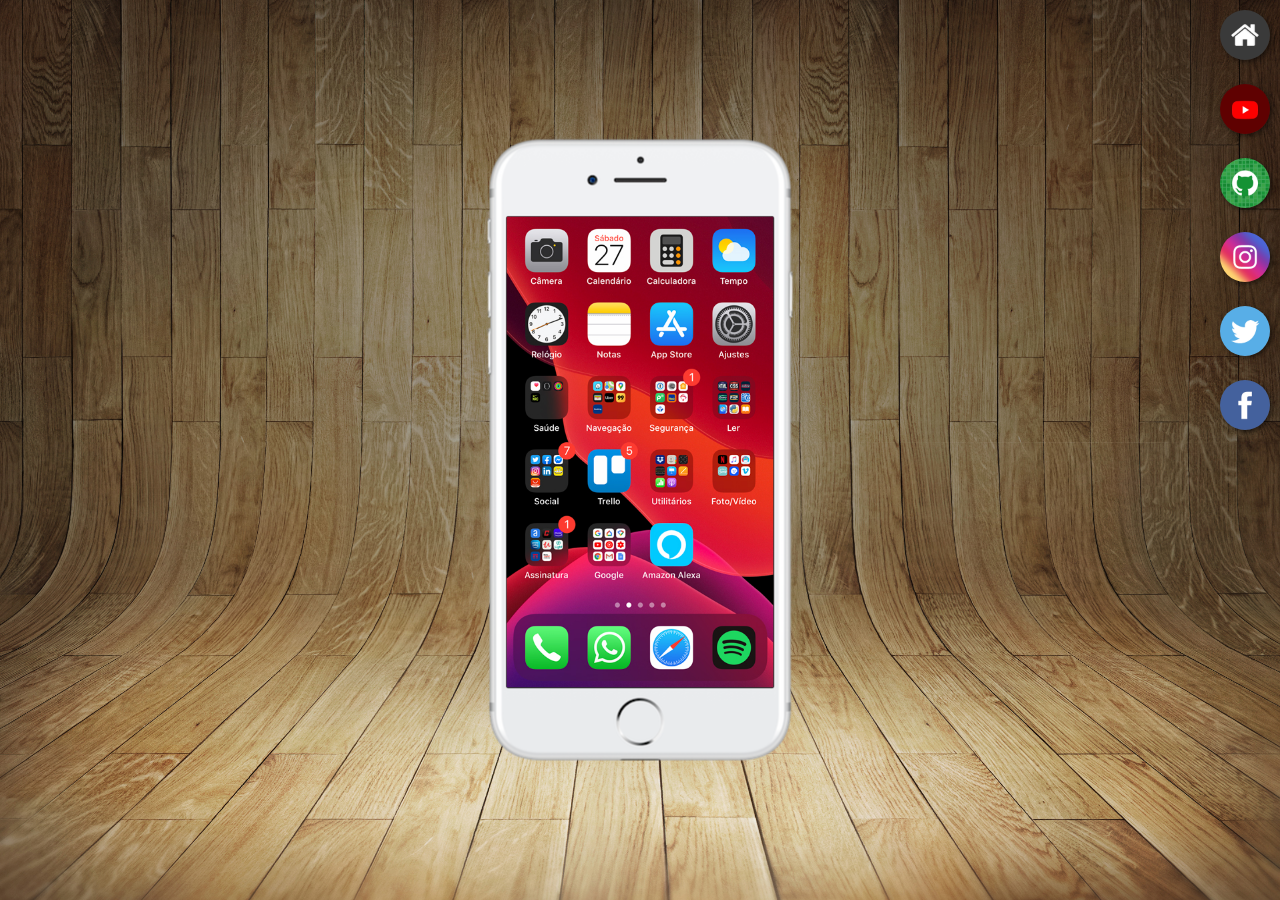
<file: index.html>
<!DOCTYPE html>
<html lang="pt-br">
<head>
    <meta charset="UTF-8">
    <meta name="viewport" content="width=device-width, initial-scale=1.0">
    <link rel="shortcut icon" href="favicon.ico" type="image/x-icon">
    <link rel="stylesheet" href="estilo/style.css">
    <title>Projeto Redes Sociais </title>
</head>
<body>
     <main>
        <section id="telefone">
            <iframe src="tela.html" name="tela" id="tela" frameborder="0">
                Seu navegador não e compativel com isso. 
            </iframe>
        </section>
        <section id="redes-sociais">
            <a href="tela.html" target="tela"><img src="imagens/logo-home.jpg" alt="Home"></a><br> 
            <a href="youtube.html" target="tela"><img src="imagens/logo-youtube.jpg" alt="Youtube"></a><br> 
            <a href="github.html" target="tela"><img src="imagens/logo-github.jpg" alt="Github"></a><br> 
            <a href="instagram.html" target="tela"><img src="imagens/logo-instagram.jpg" alt="instagram"></a><br> 
            <a href="twitter.html" target="tela"><img src="imagens/logo-twitter.jpg" alt="Twitter"></a> <br>
            <a href="facebook.html" target="tela"><img src="imagens/logo-facebook.jpg" alt="Facebook"></a>  
        </section>
     </main>
</body>
</html>
</file>
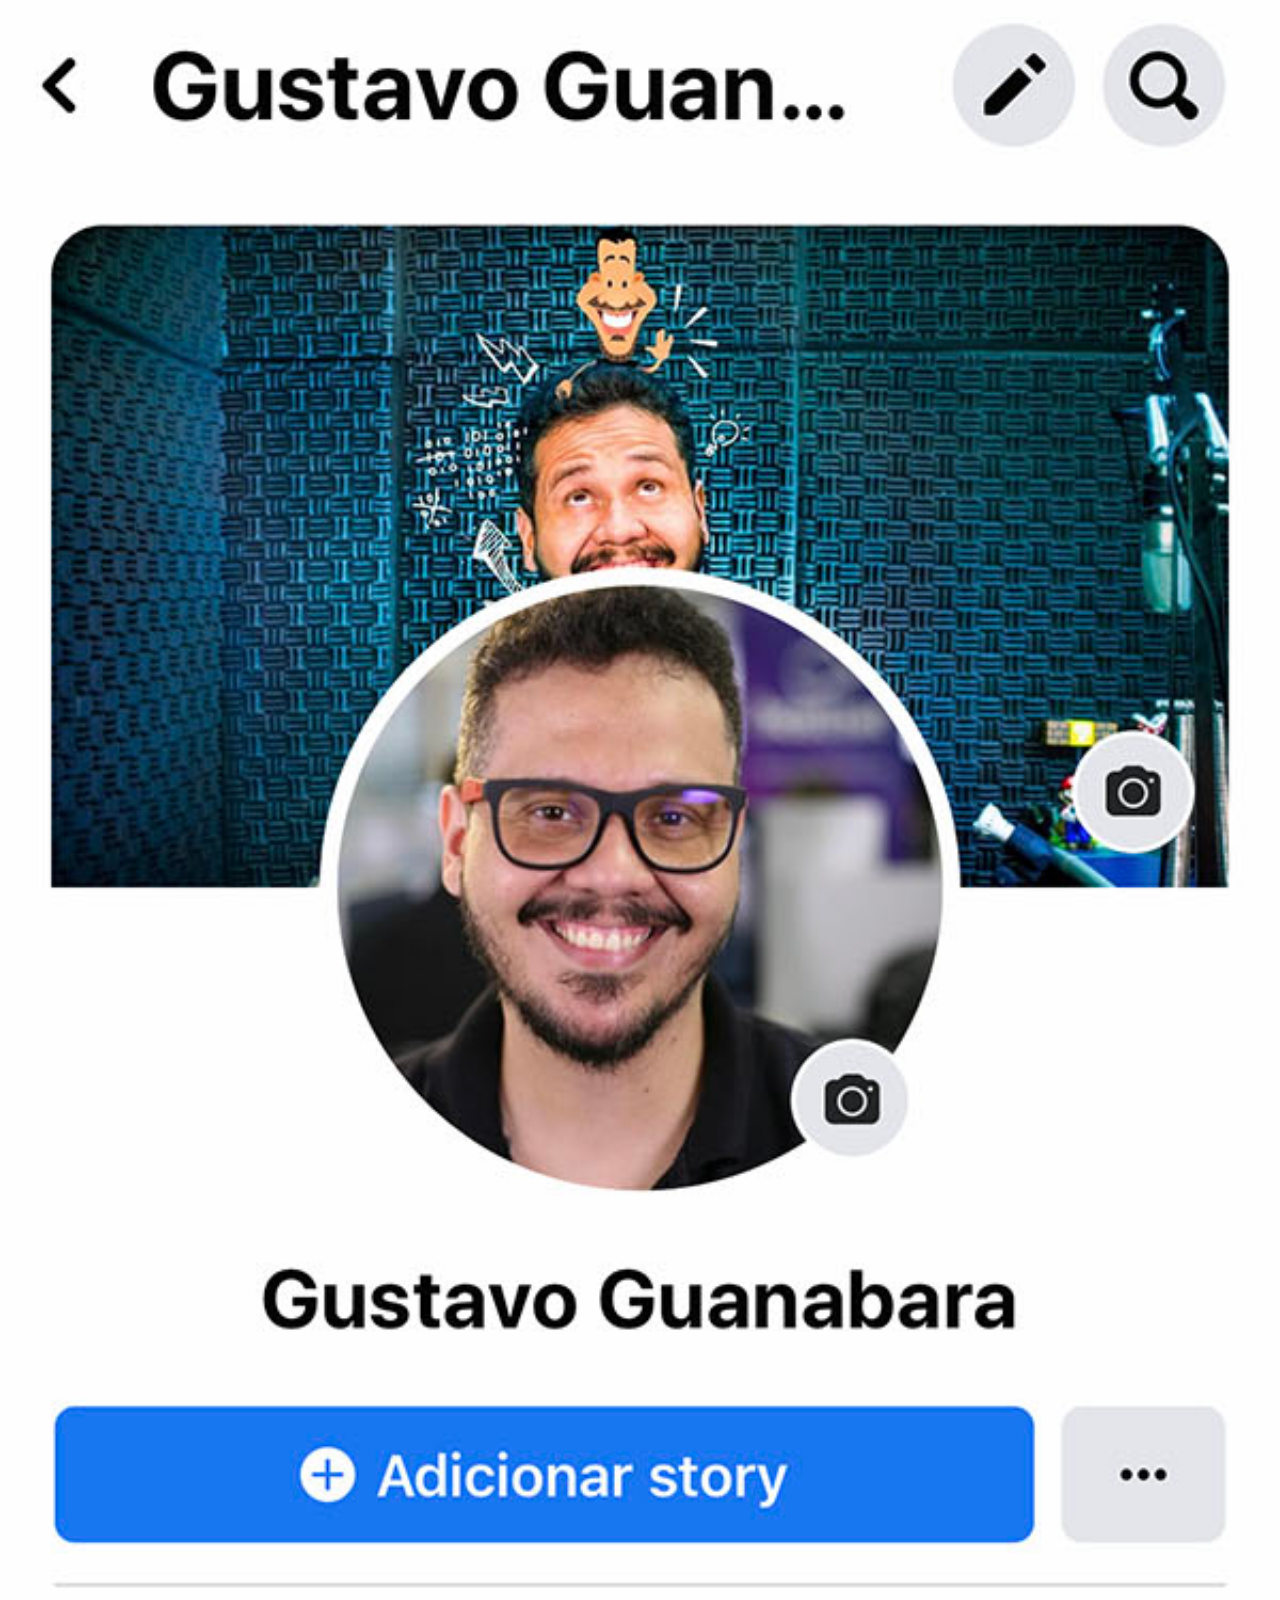
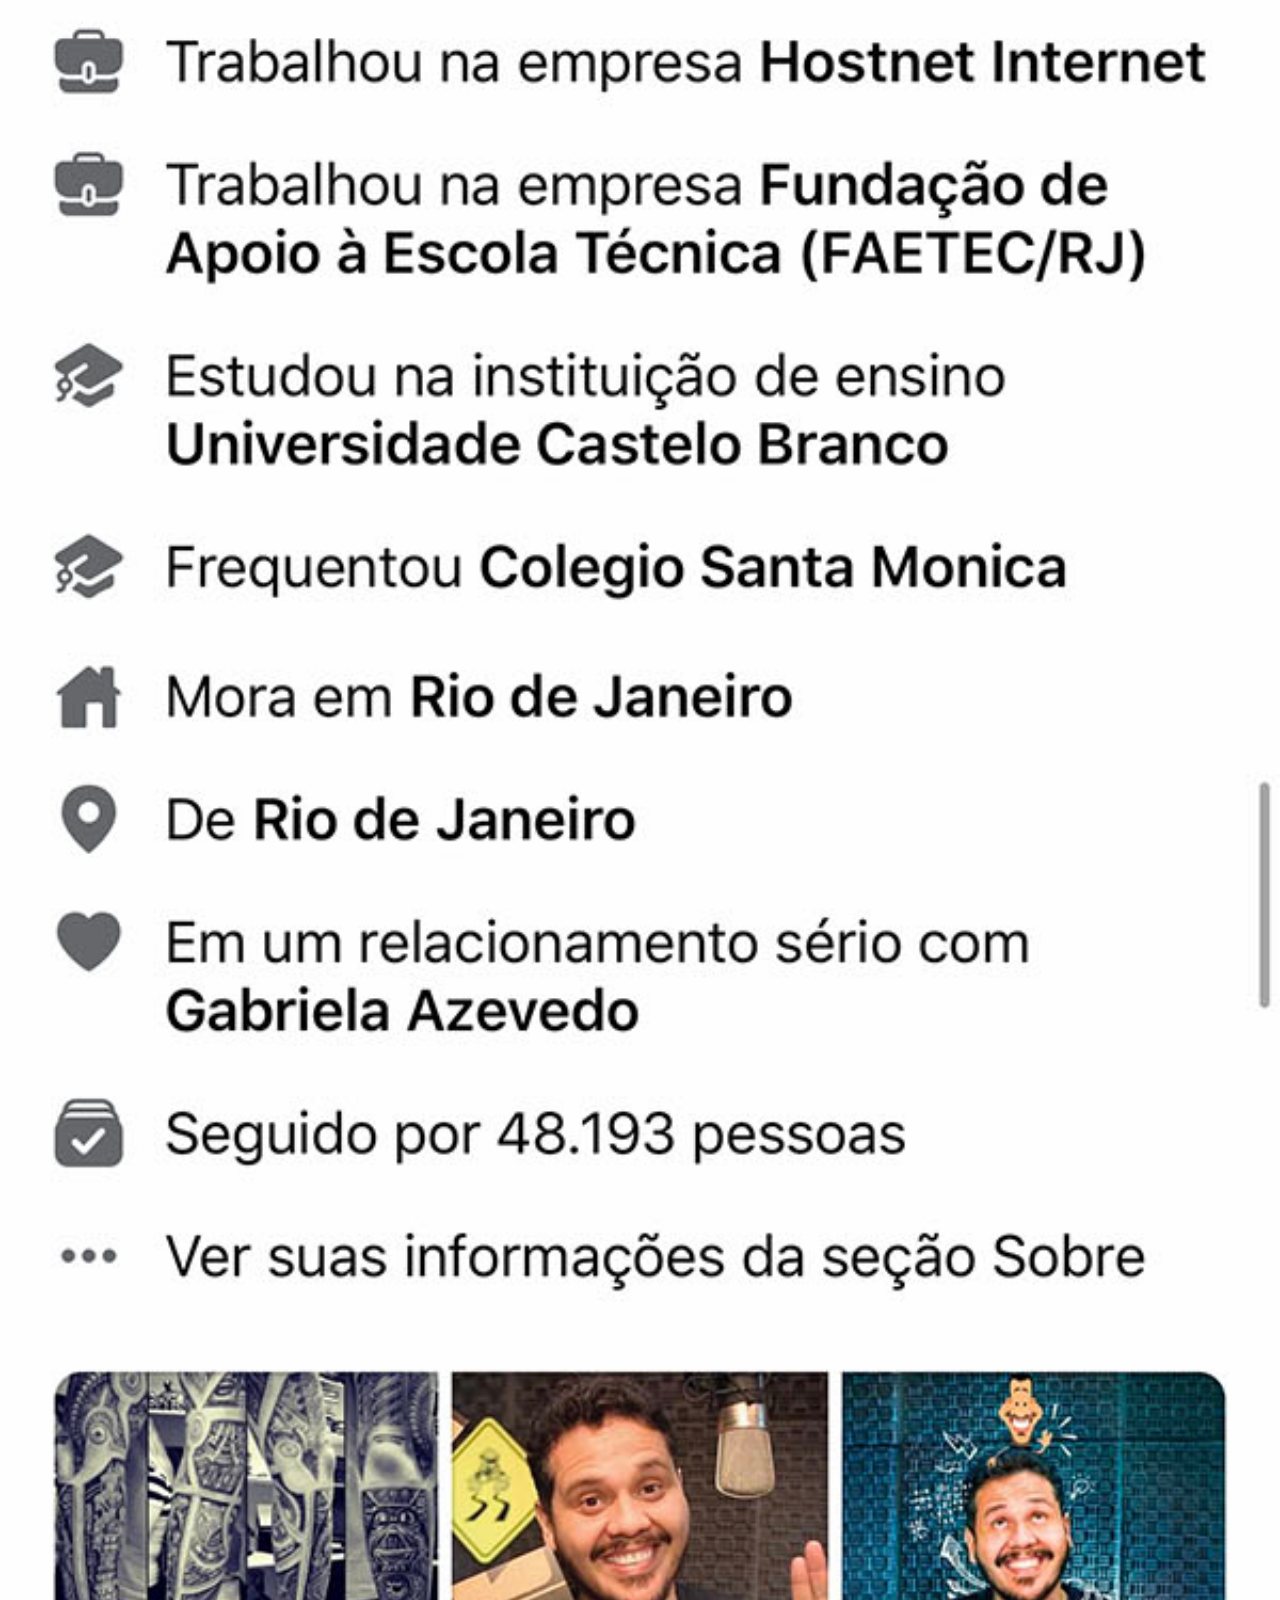
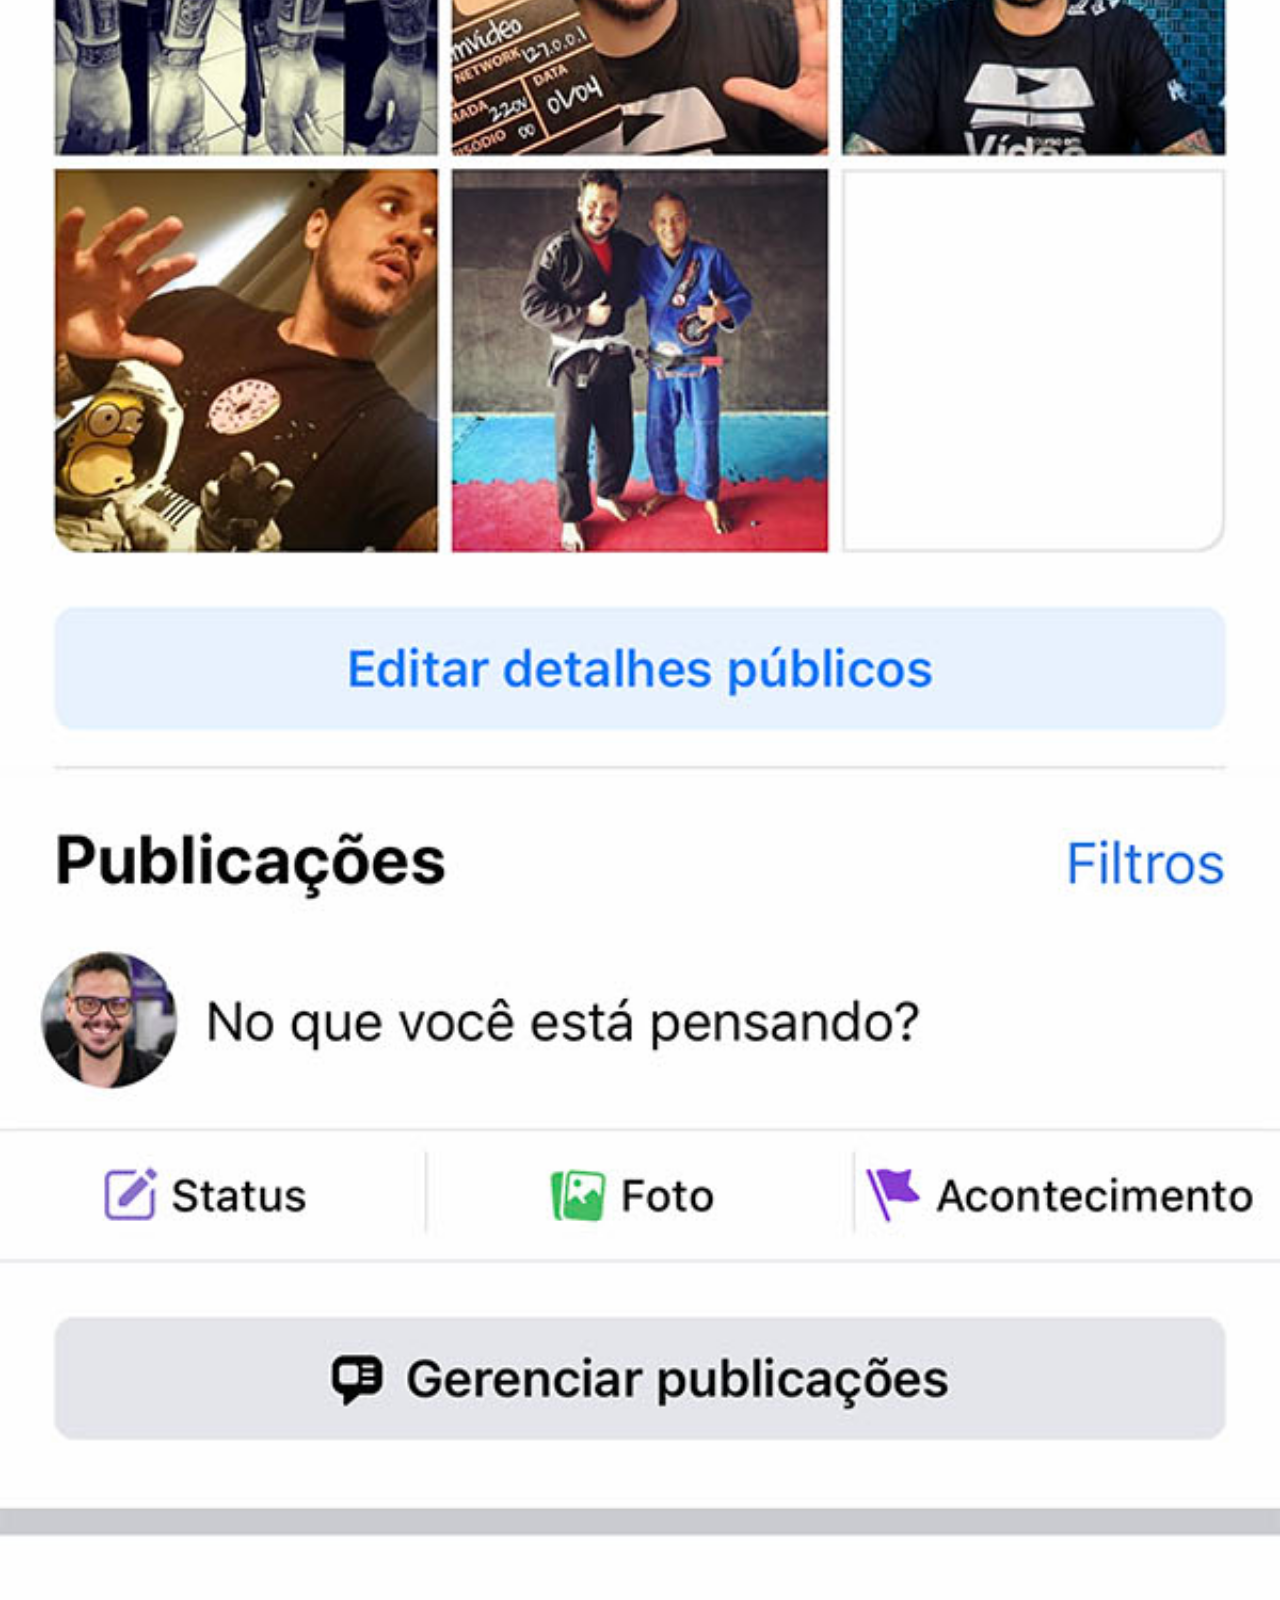
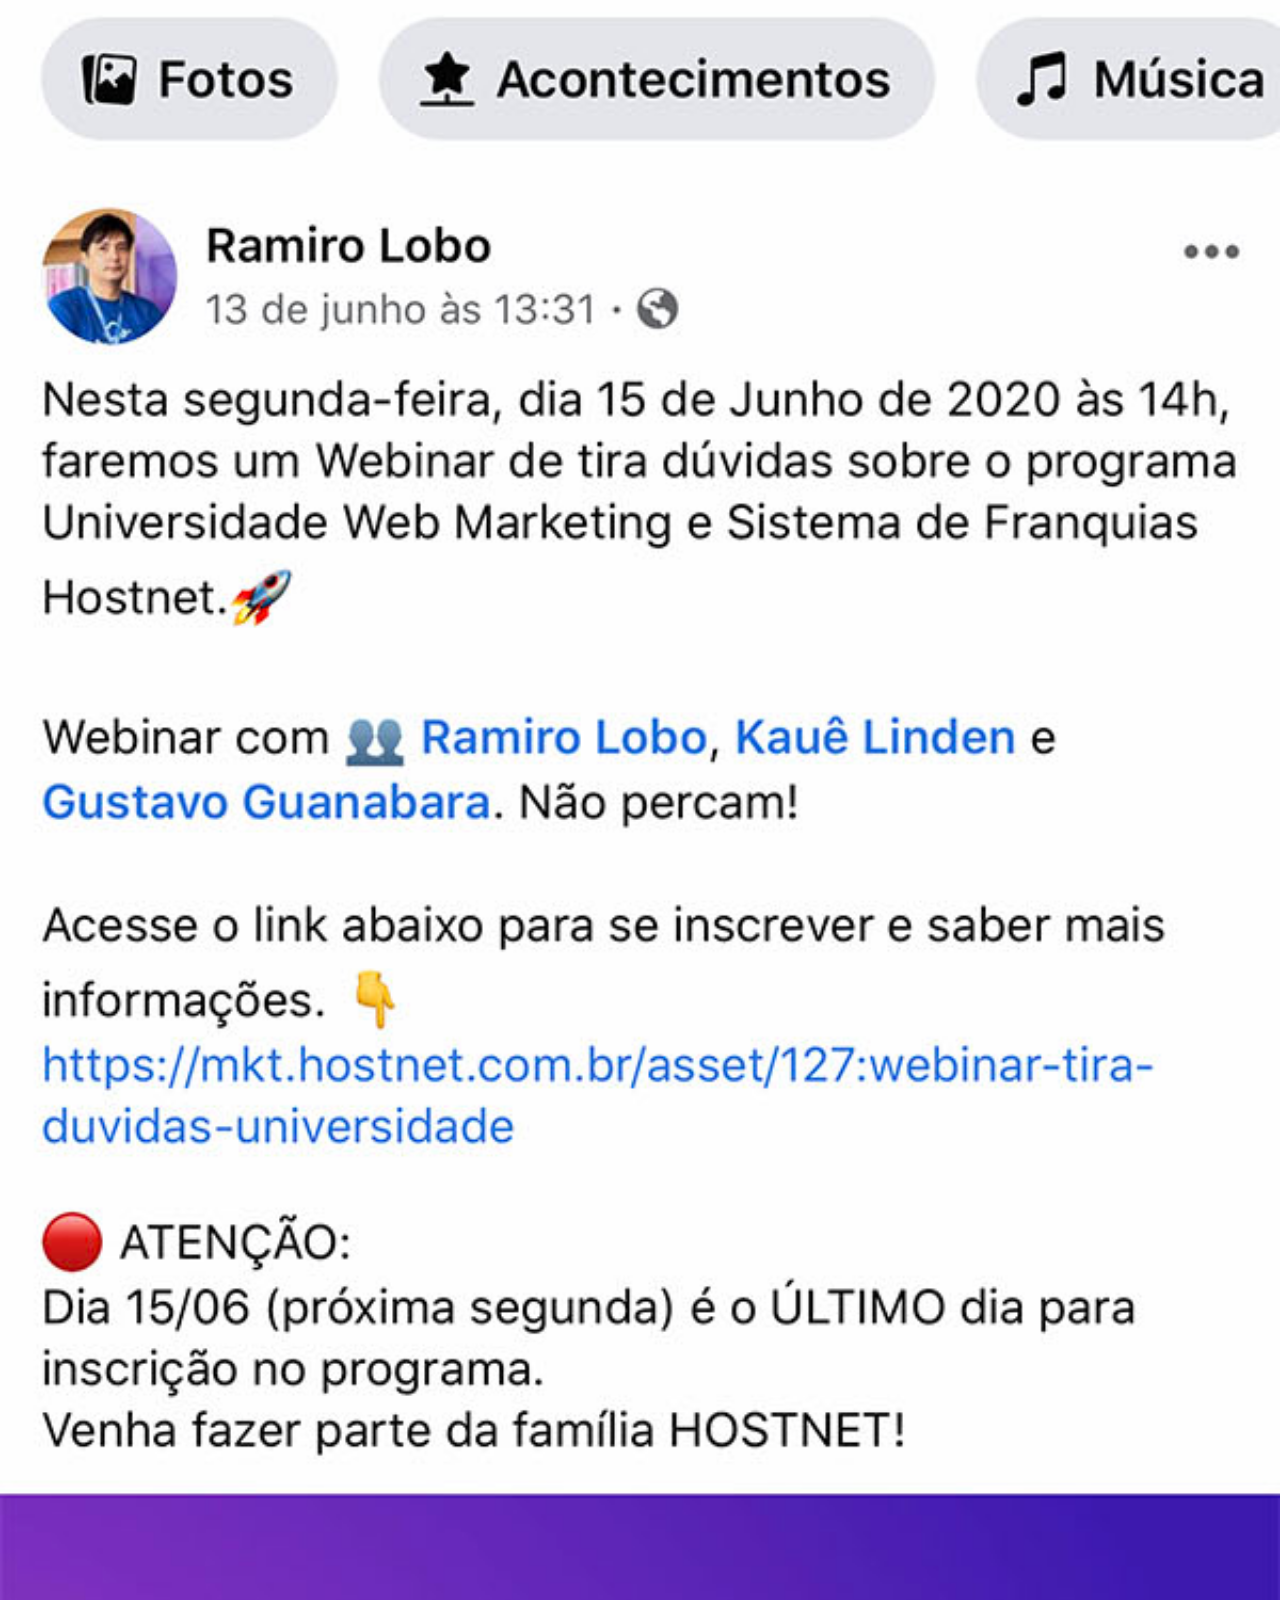
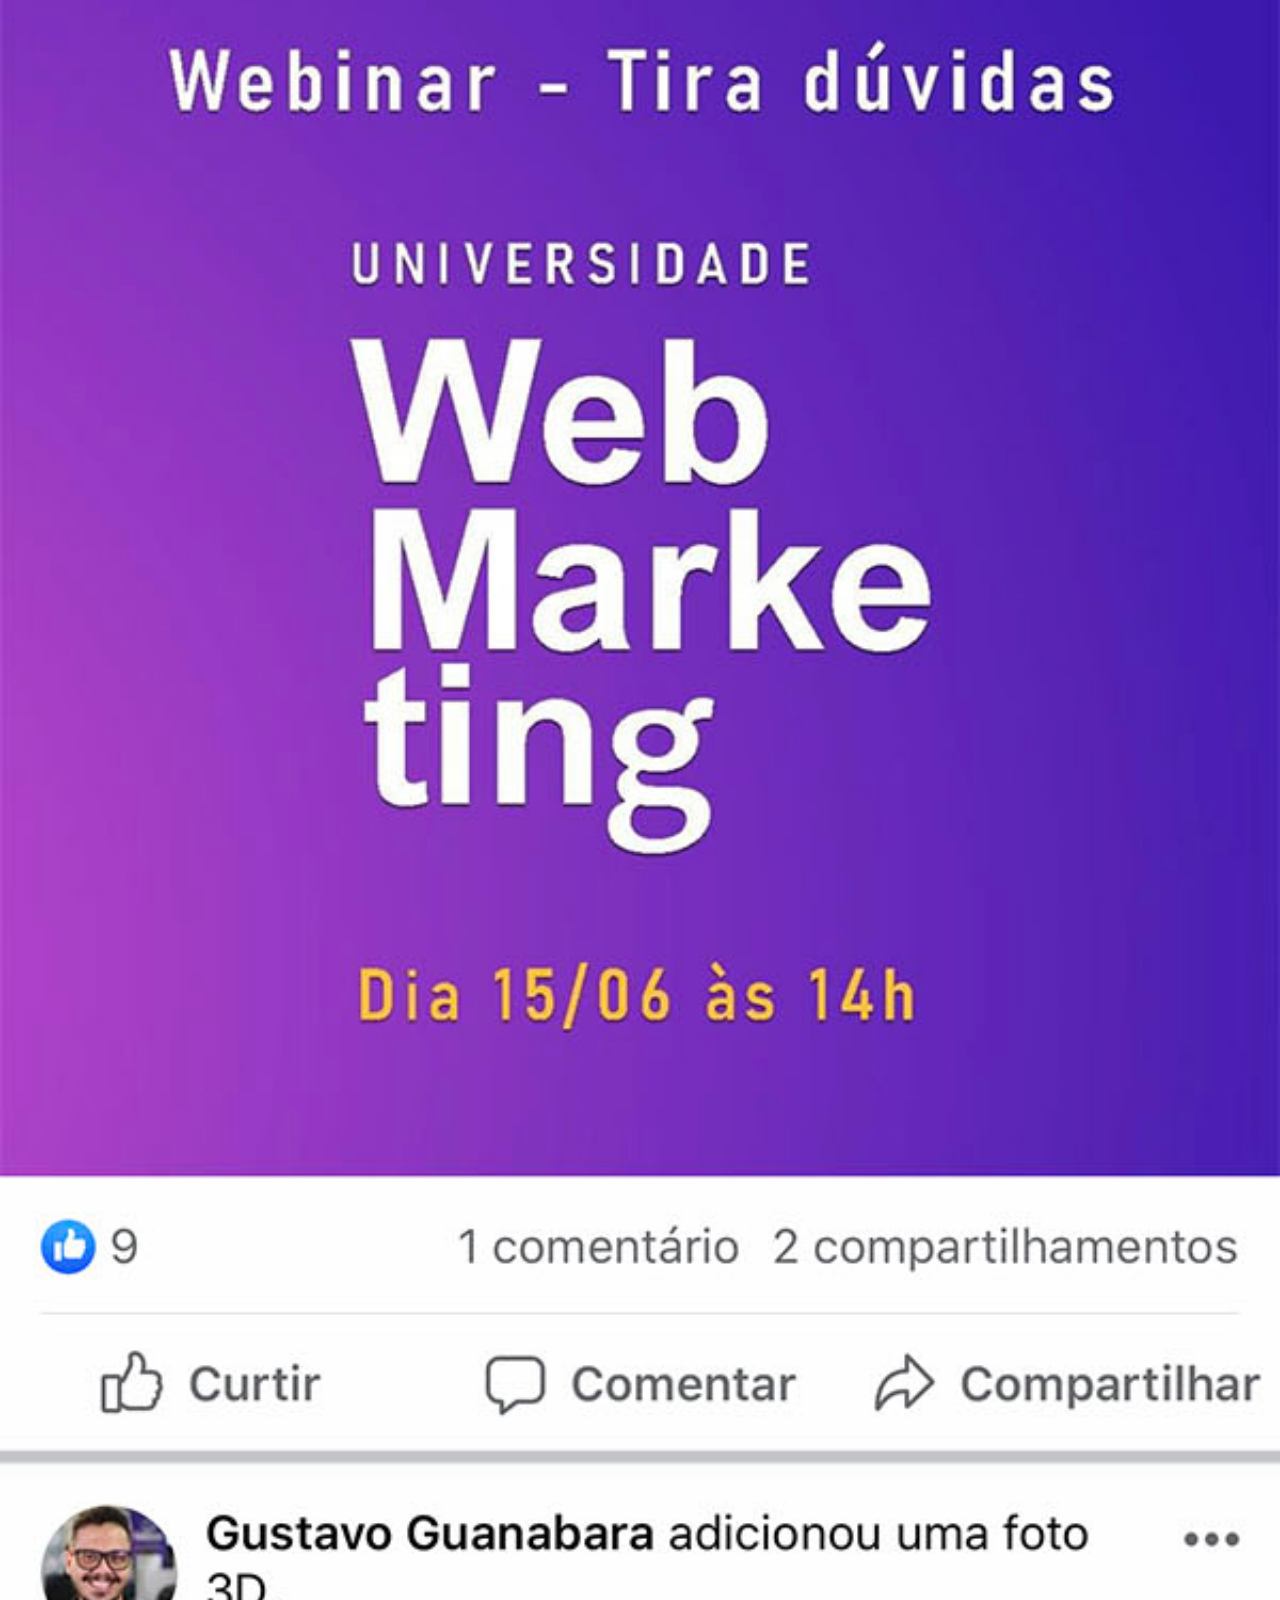
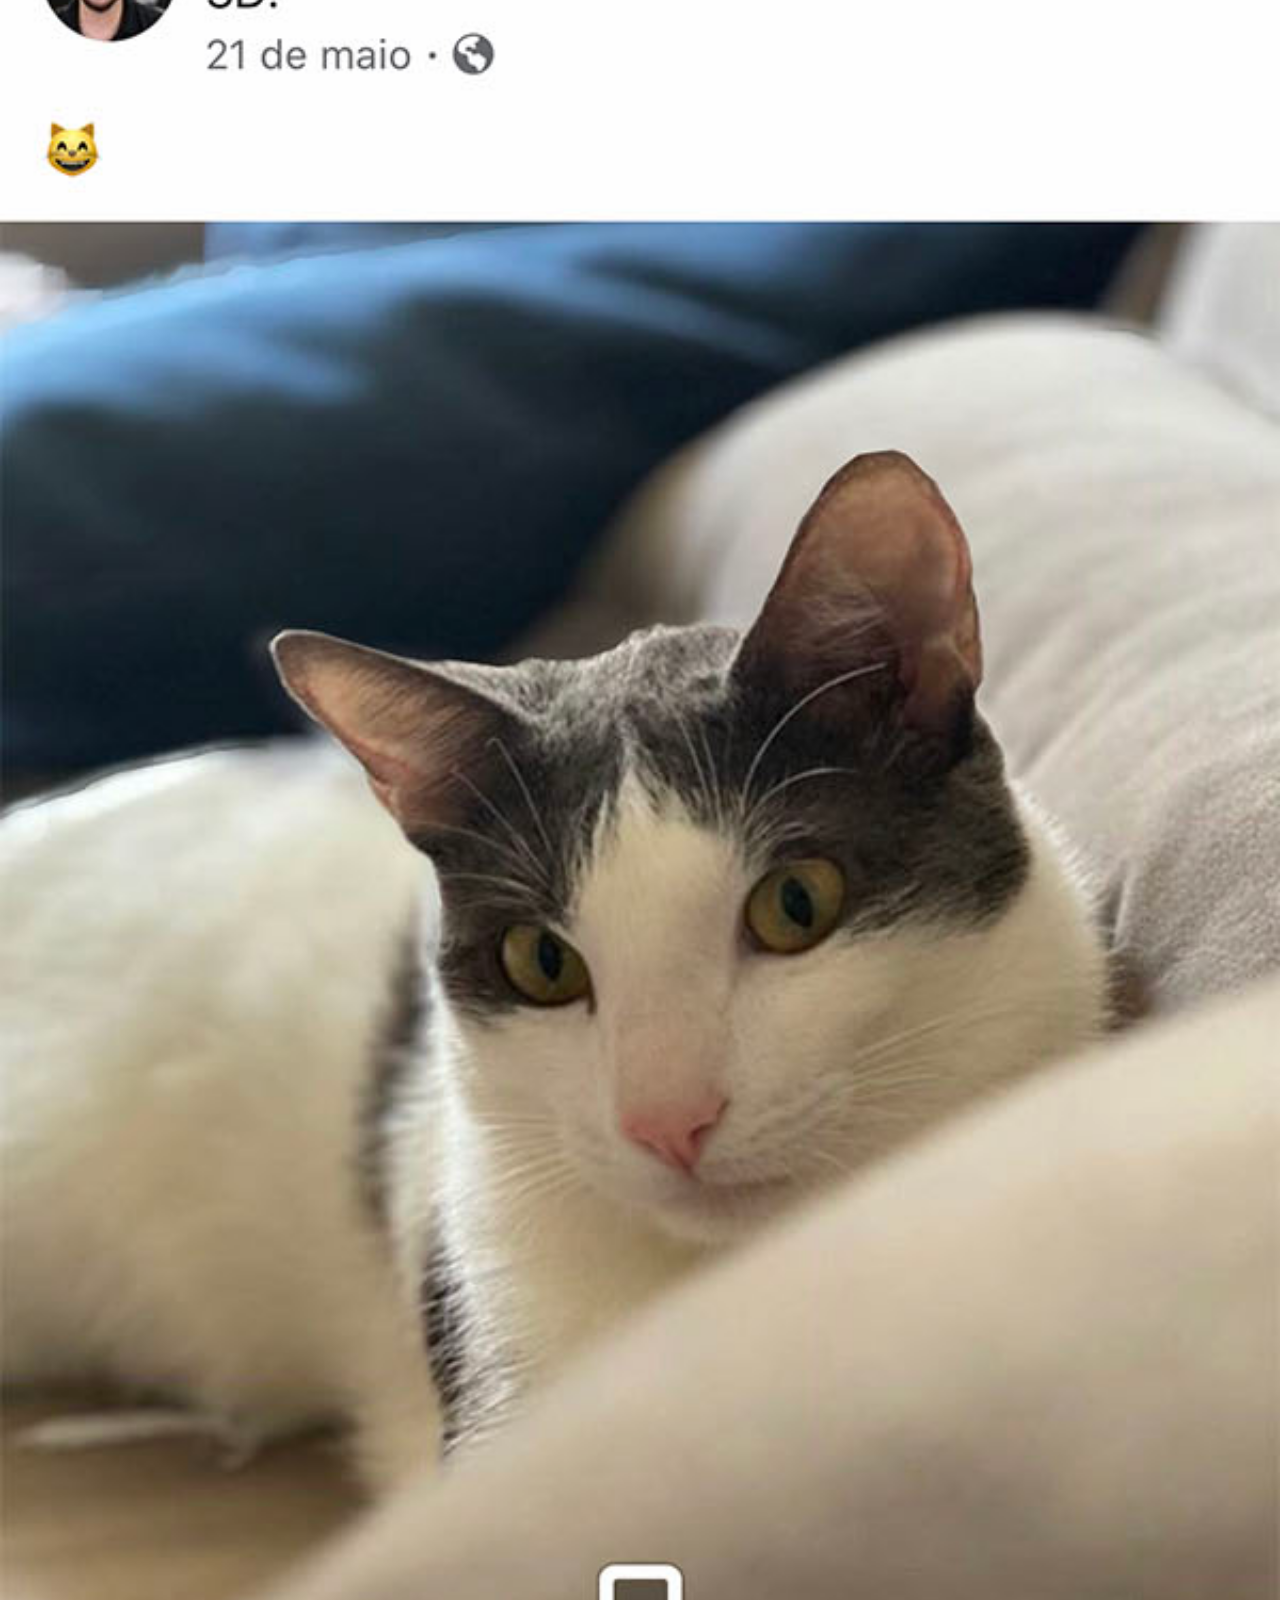
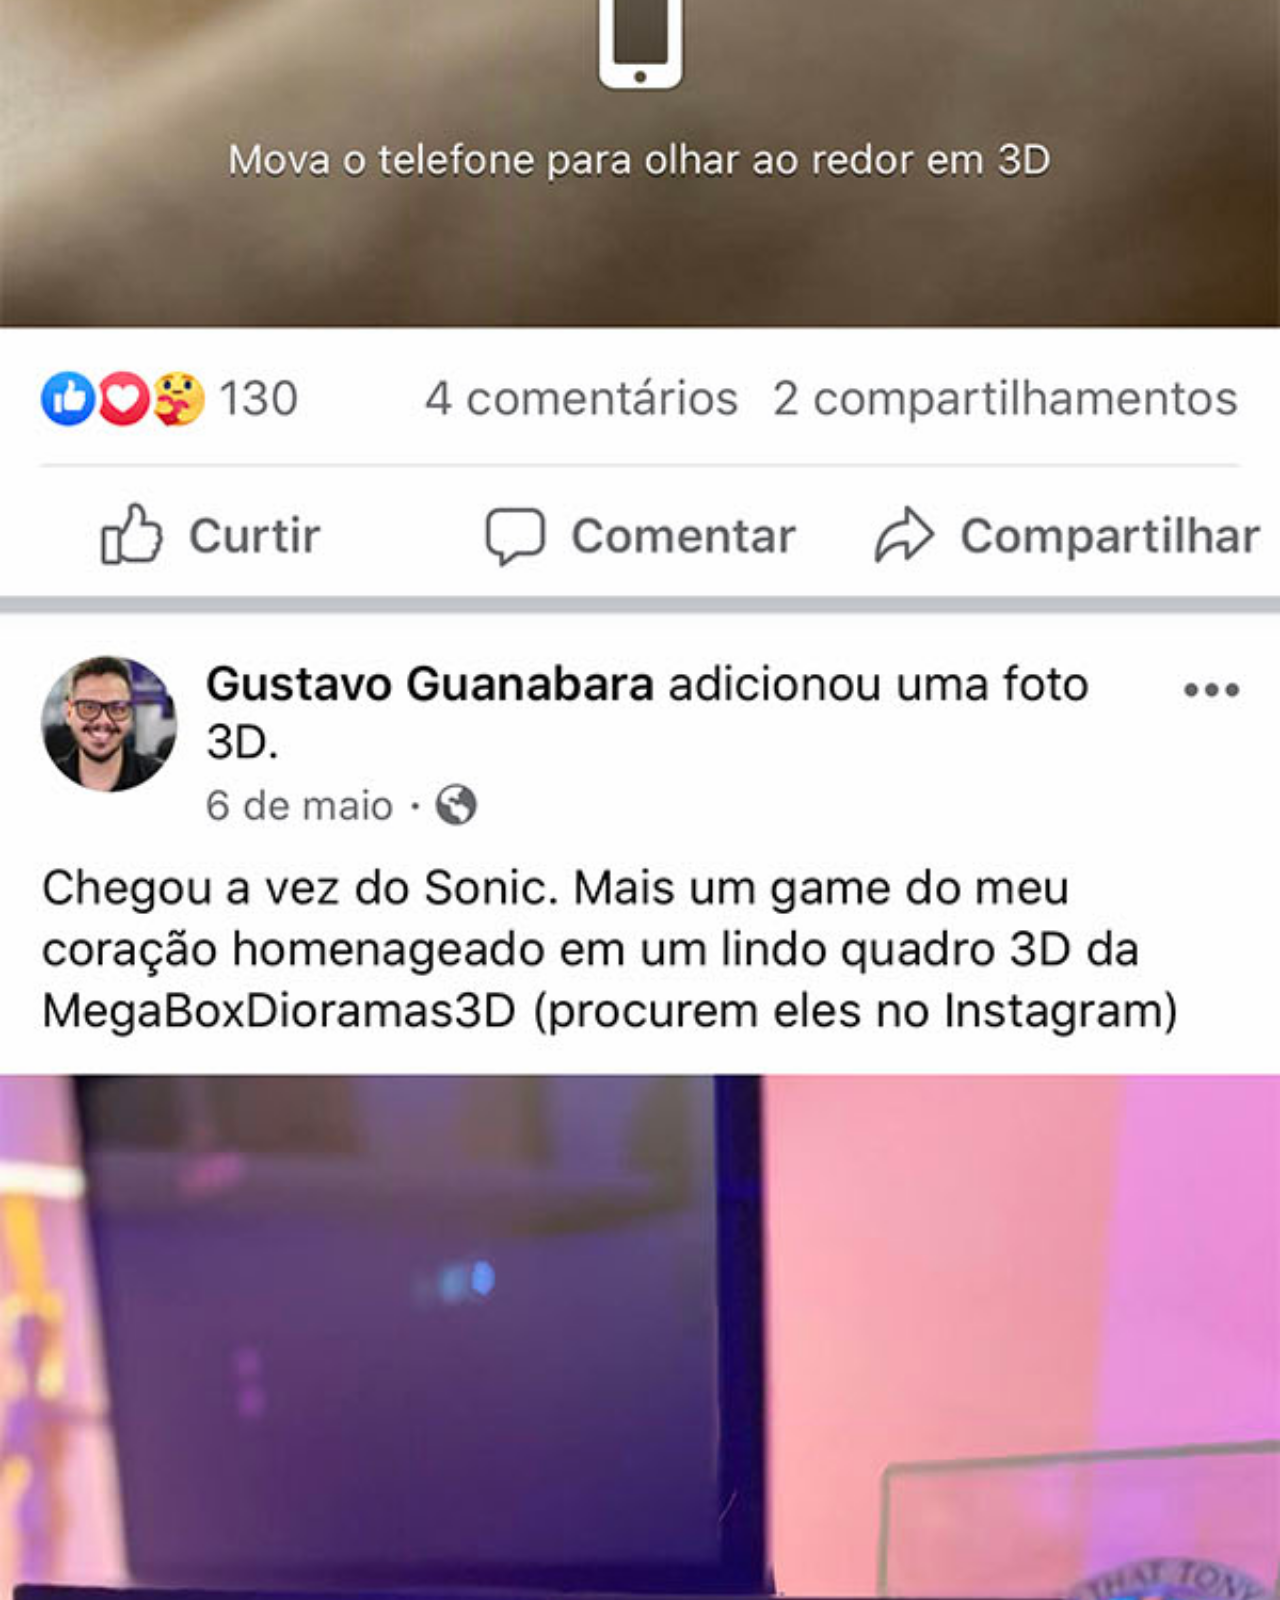
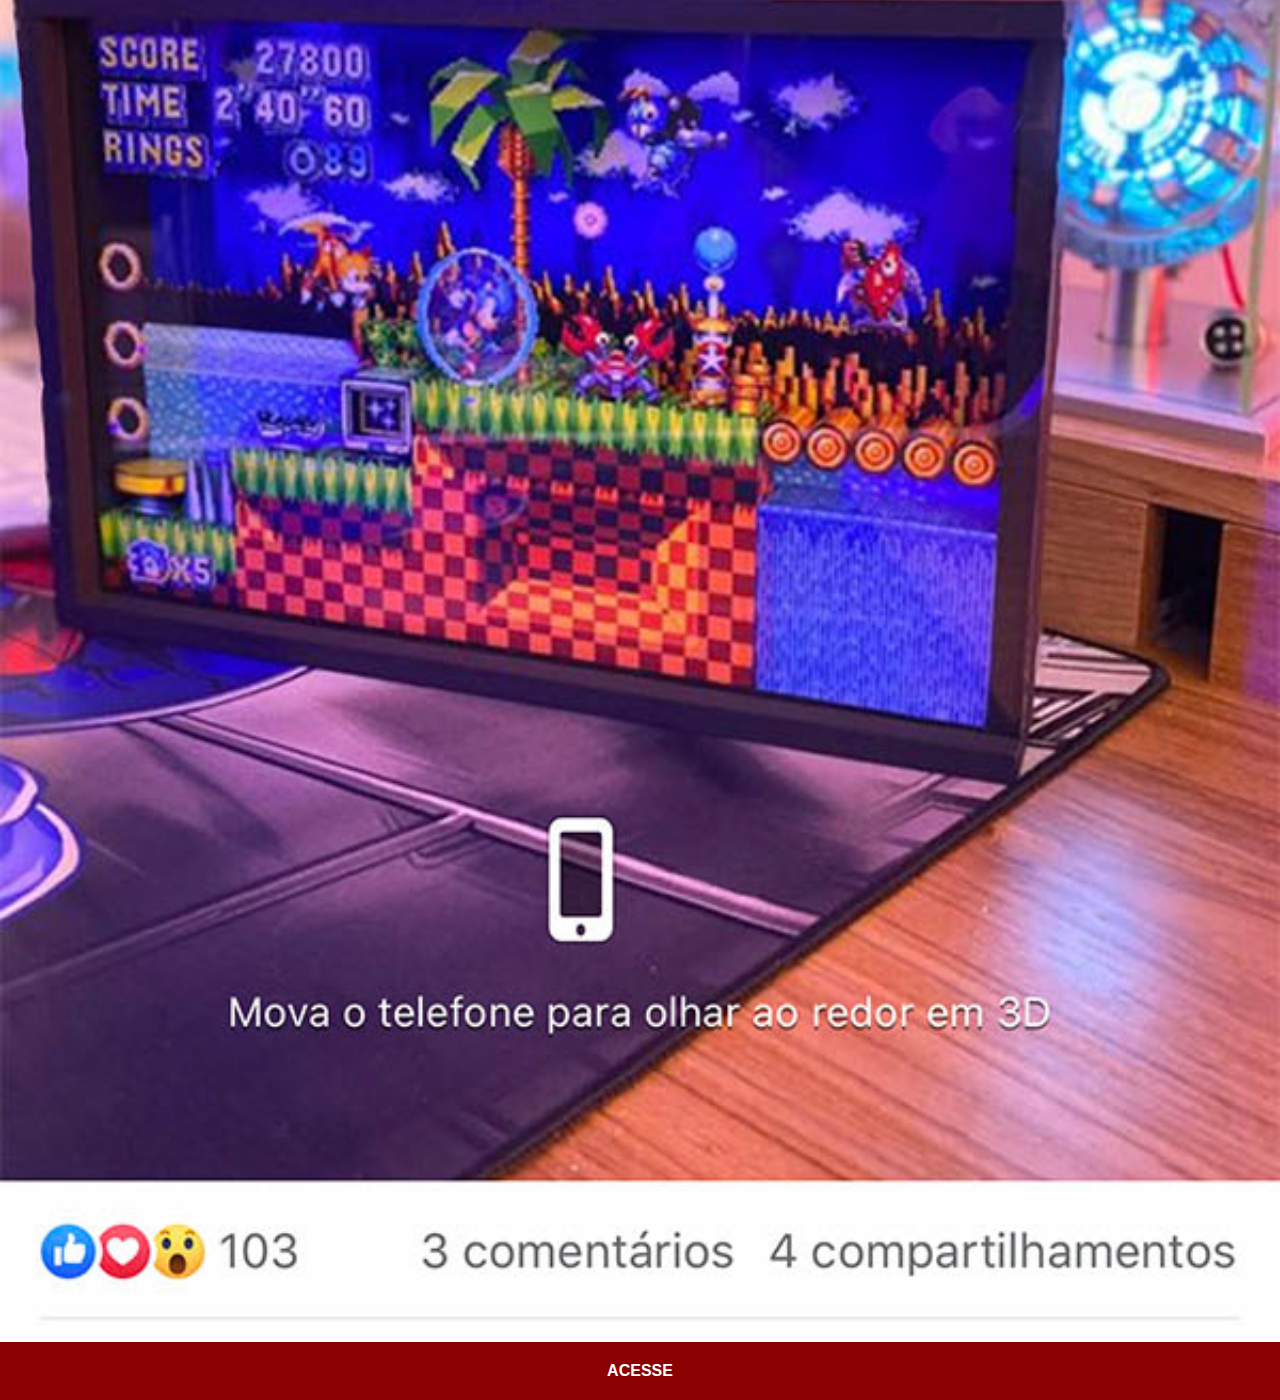
<file: facebook.html>
<!DOCTYPE html>
<html lang="pt-br">
<head>
    <meta charset="UTF-8">
    <meta name="viewport" content="width=device-width, initial-scale=1.0">
    <title>Facebook</title>
    <link rel="stylesheet" href="estilo/social.css">
</head>
<body>
    <img src="imagens/tela-facebook.jpg" alt="Facebook">
    <a href="https://www.facebook.com/gustavoguanabara/?locale=pt_BR" target="_blank">ACESSE</a>
</body>
</html>
</file>
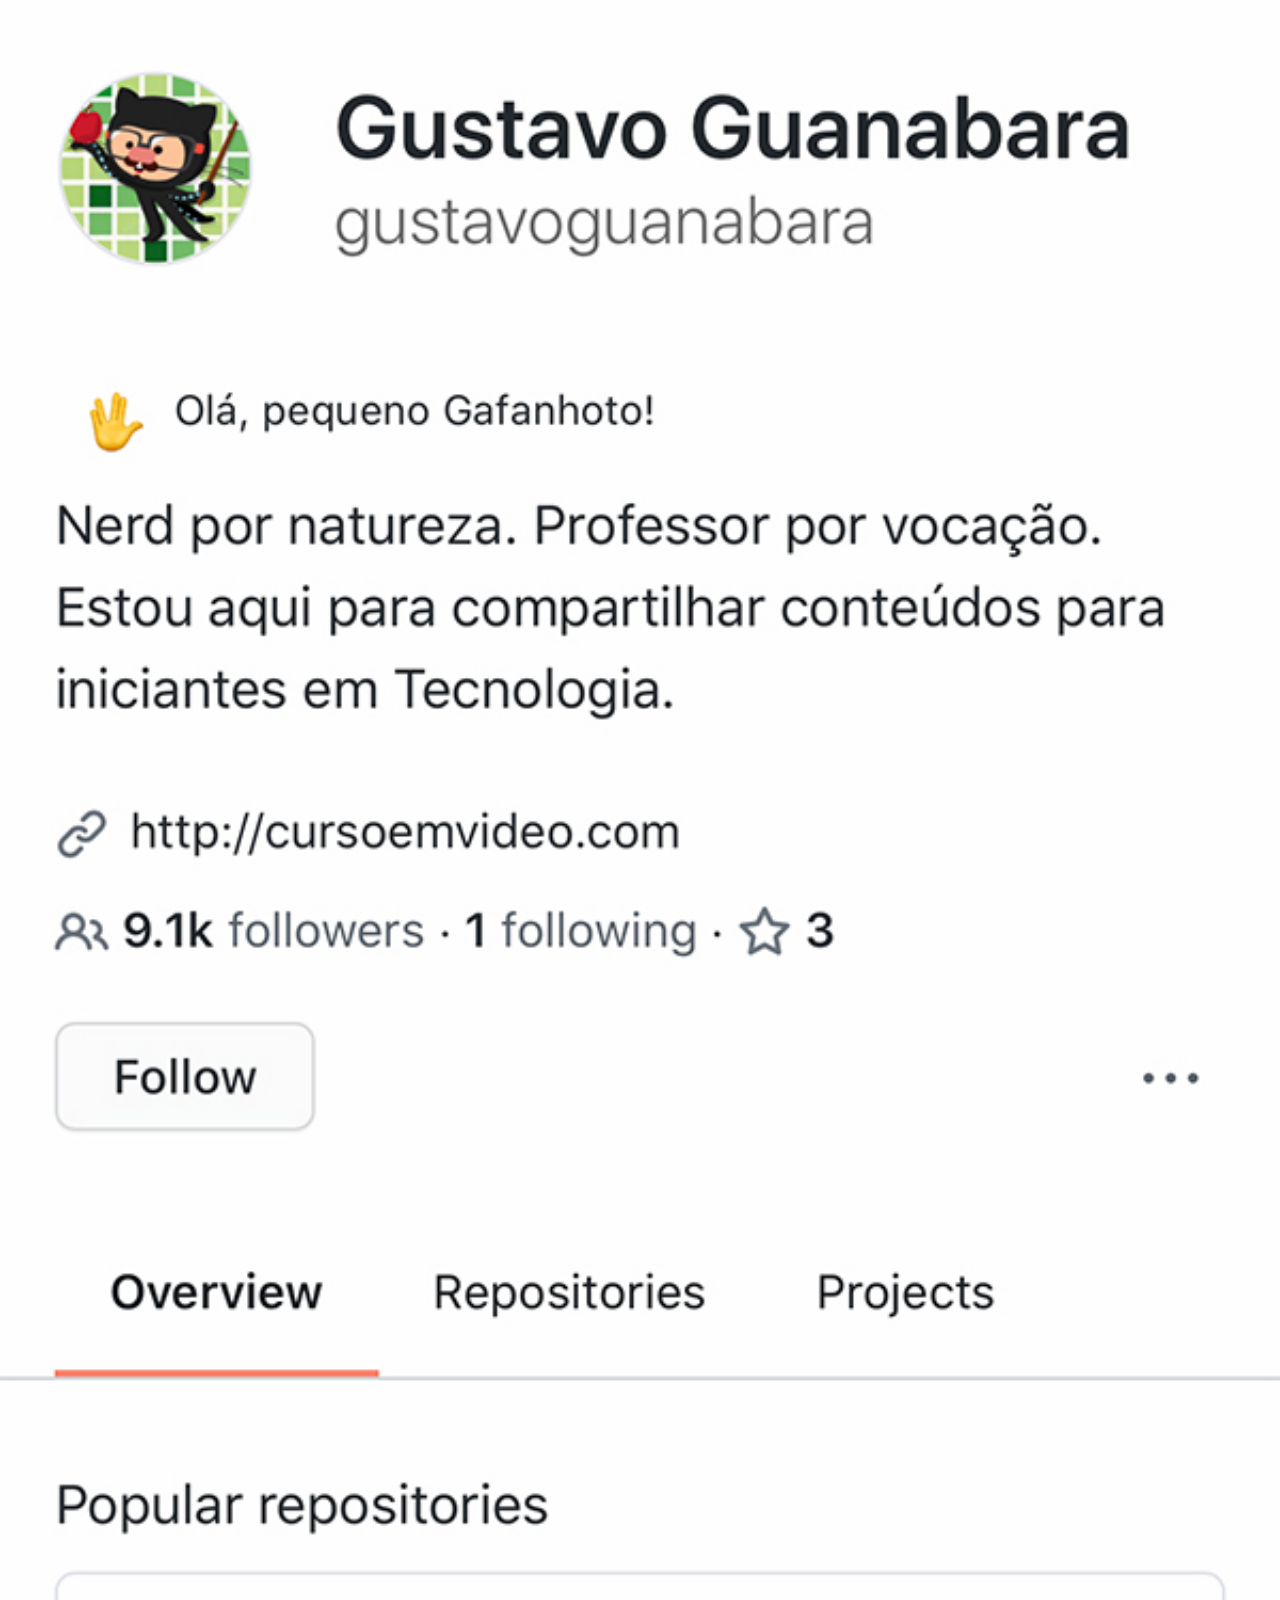
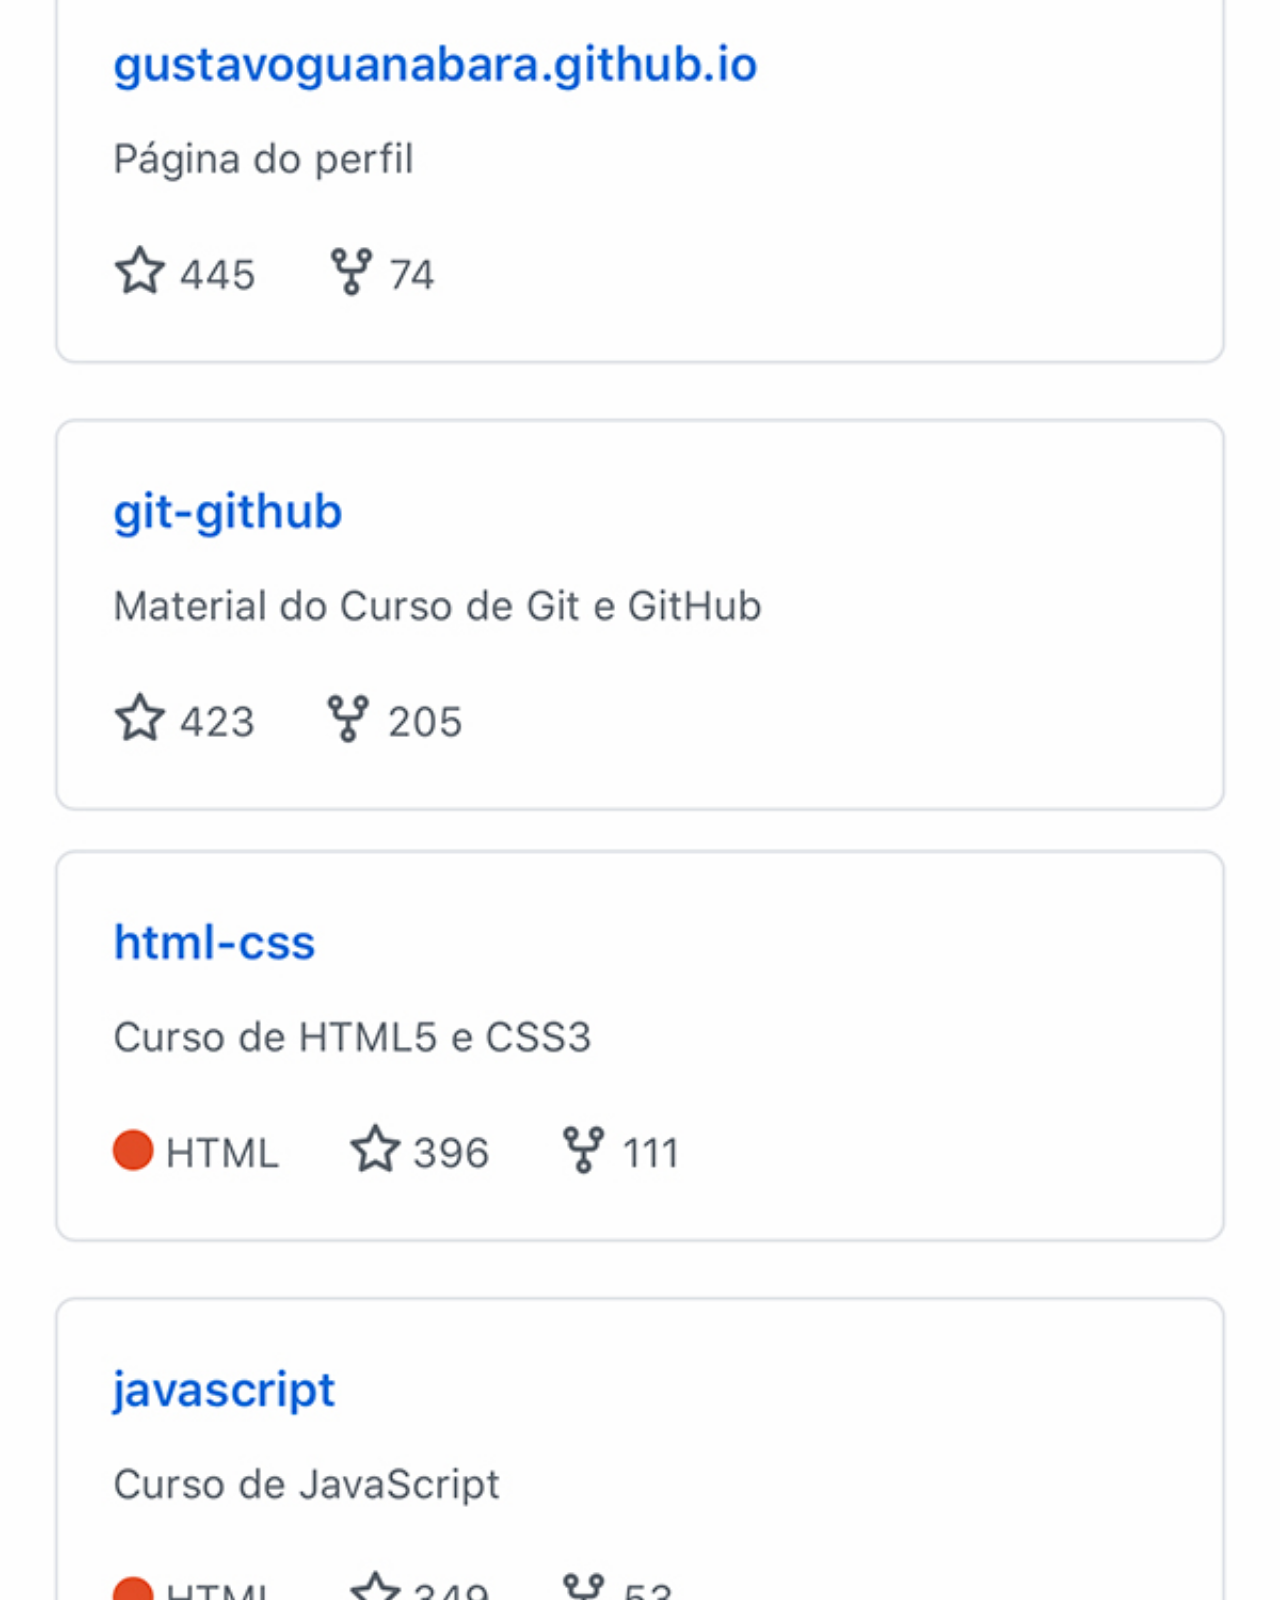
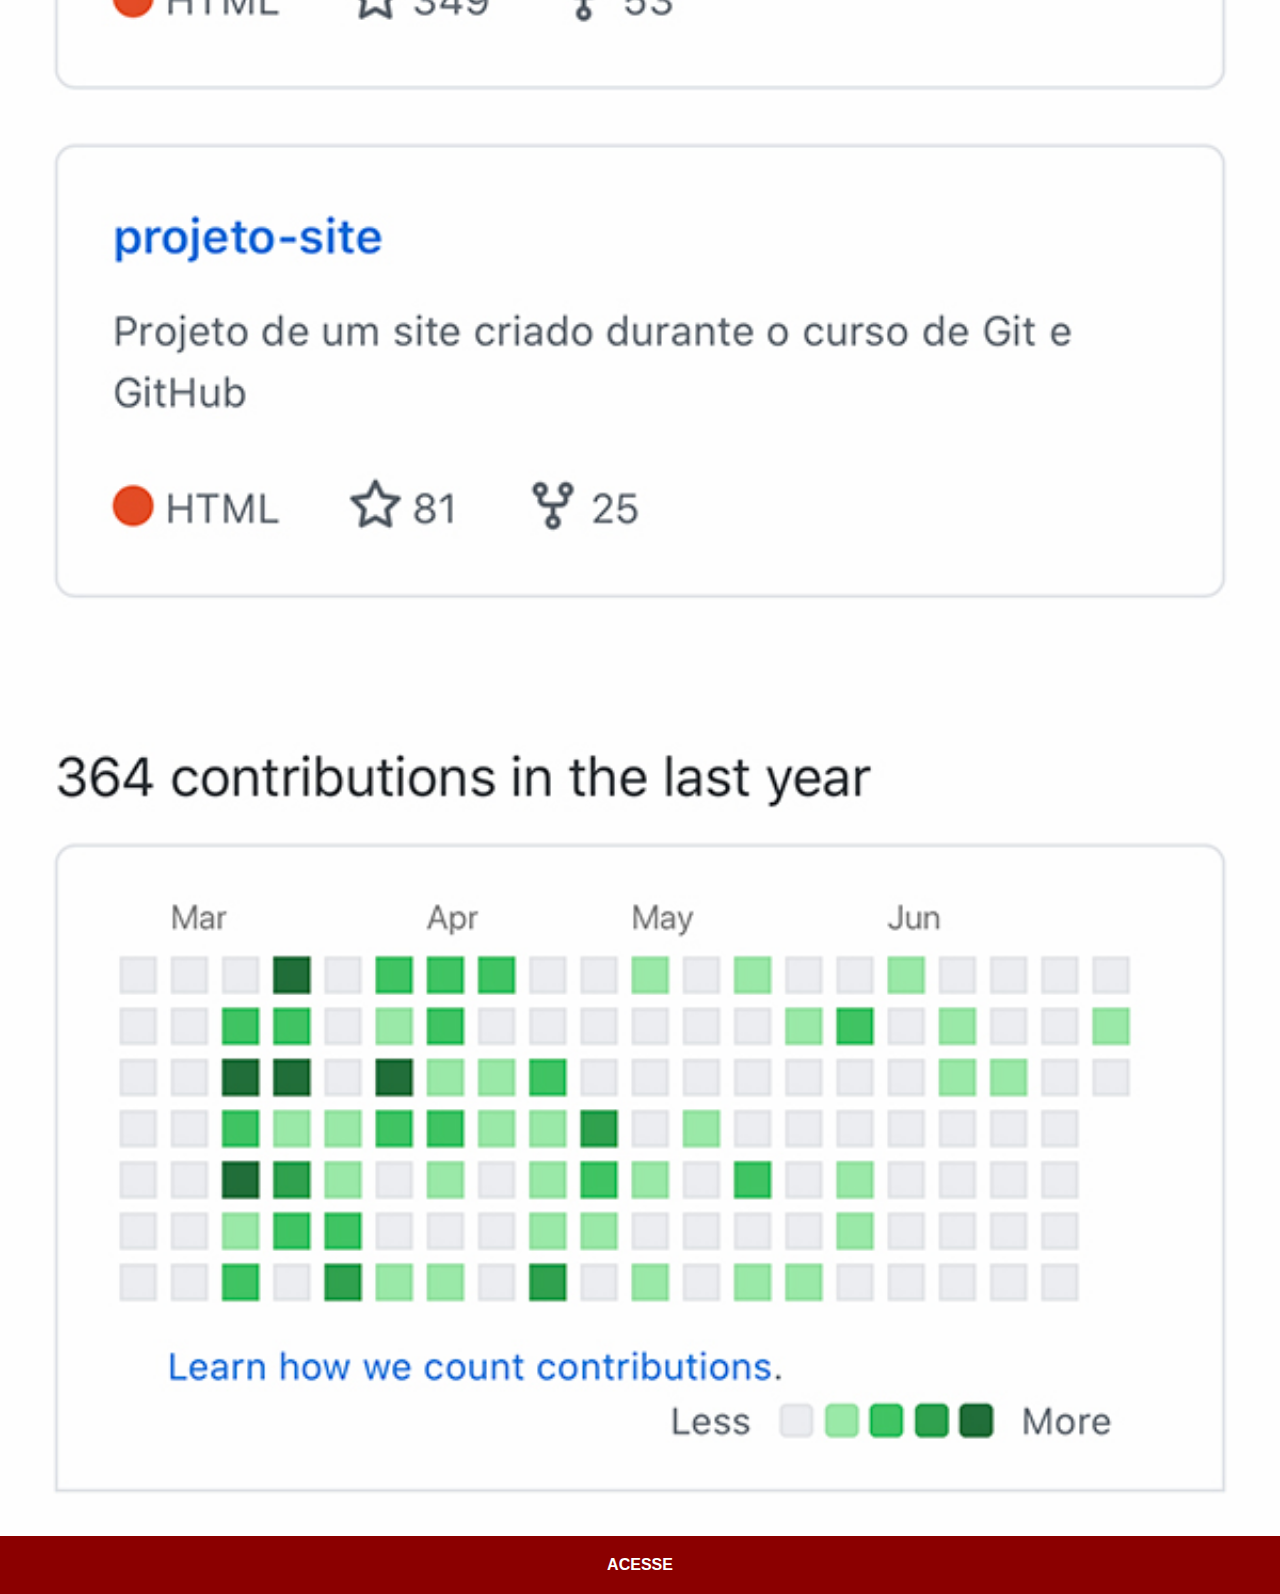
<file: github.html>
<!DOCTYPE html>
<html lang="pt-br">
<head>
    <meta charset="UTF-8">
    <meta name="viewport" content="width=device-width, initial-scale=1.0">
    <title>Github</title>
    <link rel="stylesheet" href="estilo/social.css">
</head>
<body>
    <img src="imagens/tela-github.jpg" alt="Github">
    <a href="https://github.com/gustavoguanabara" target="_blank">ACESSE</a>
</body>
</html>
</file>
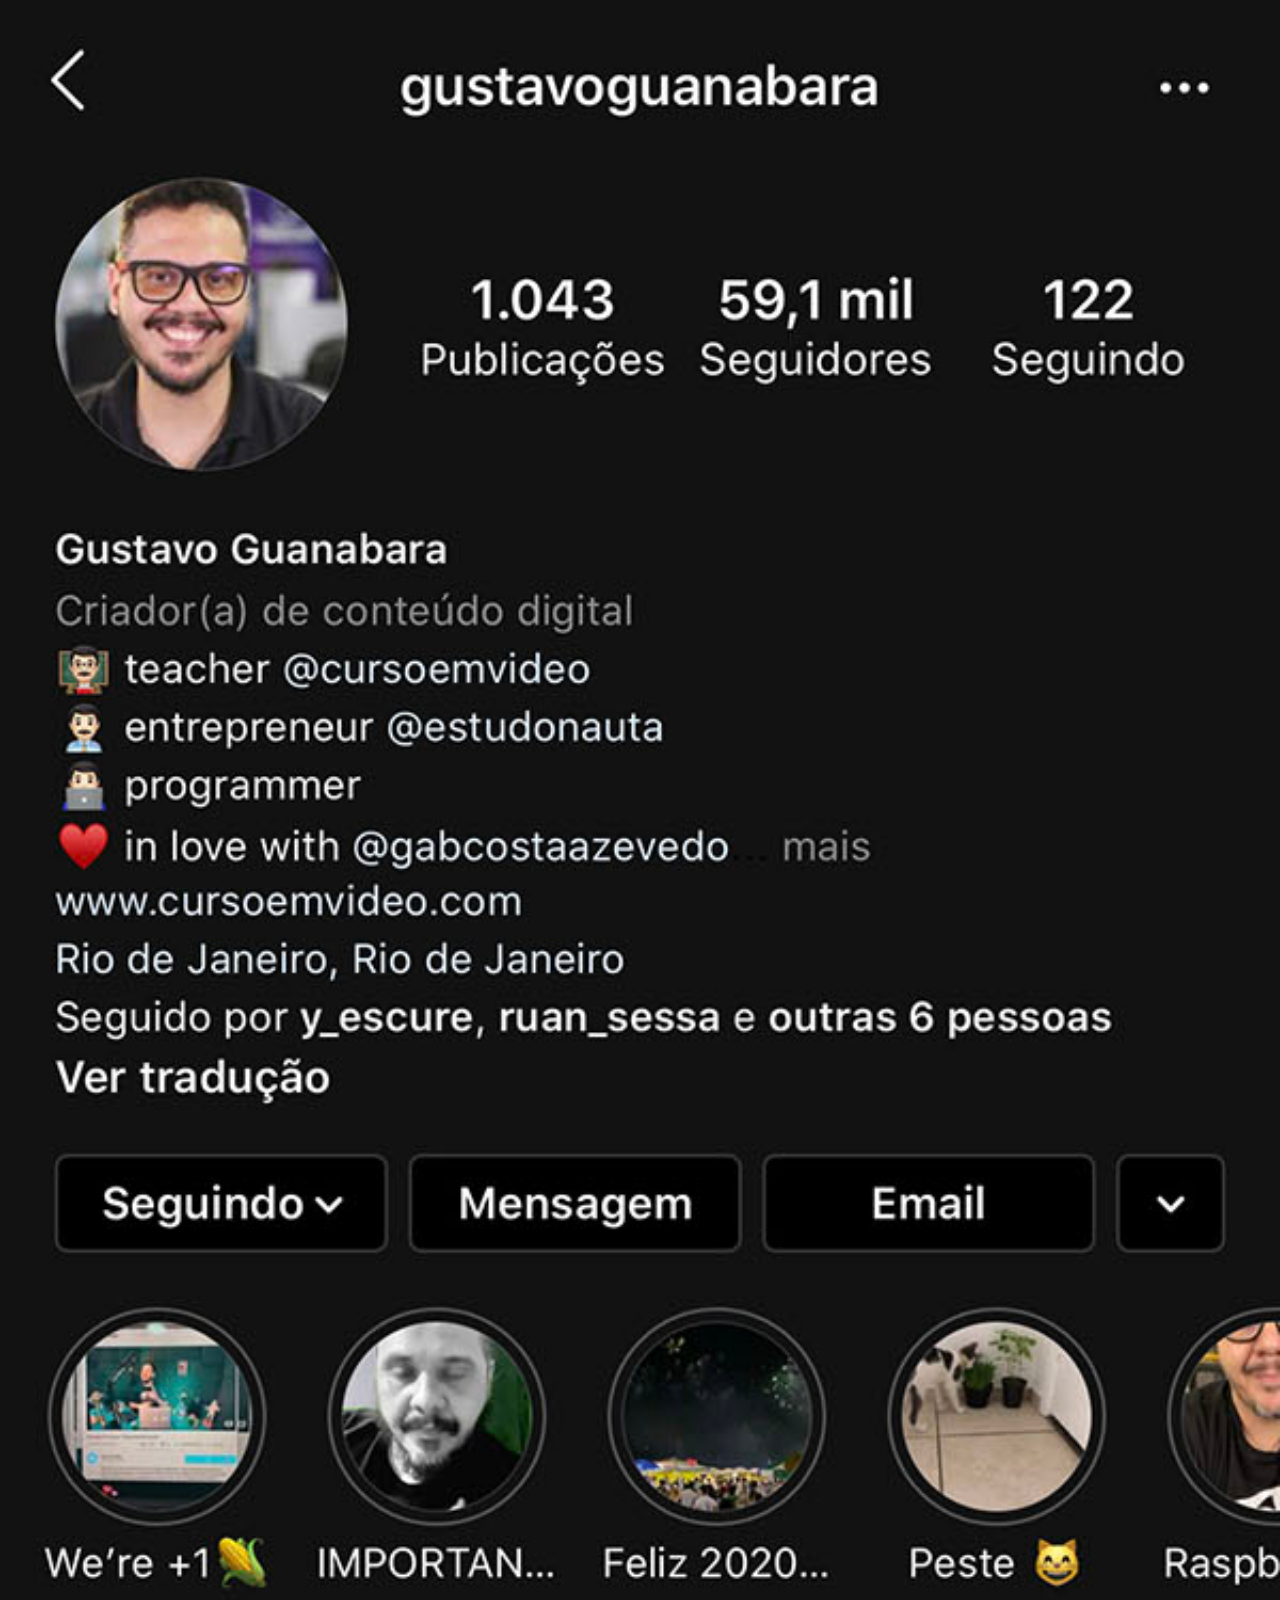
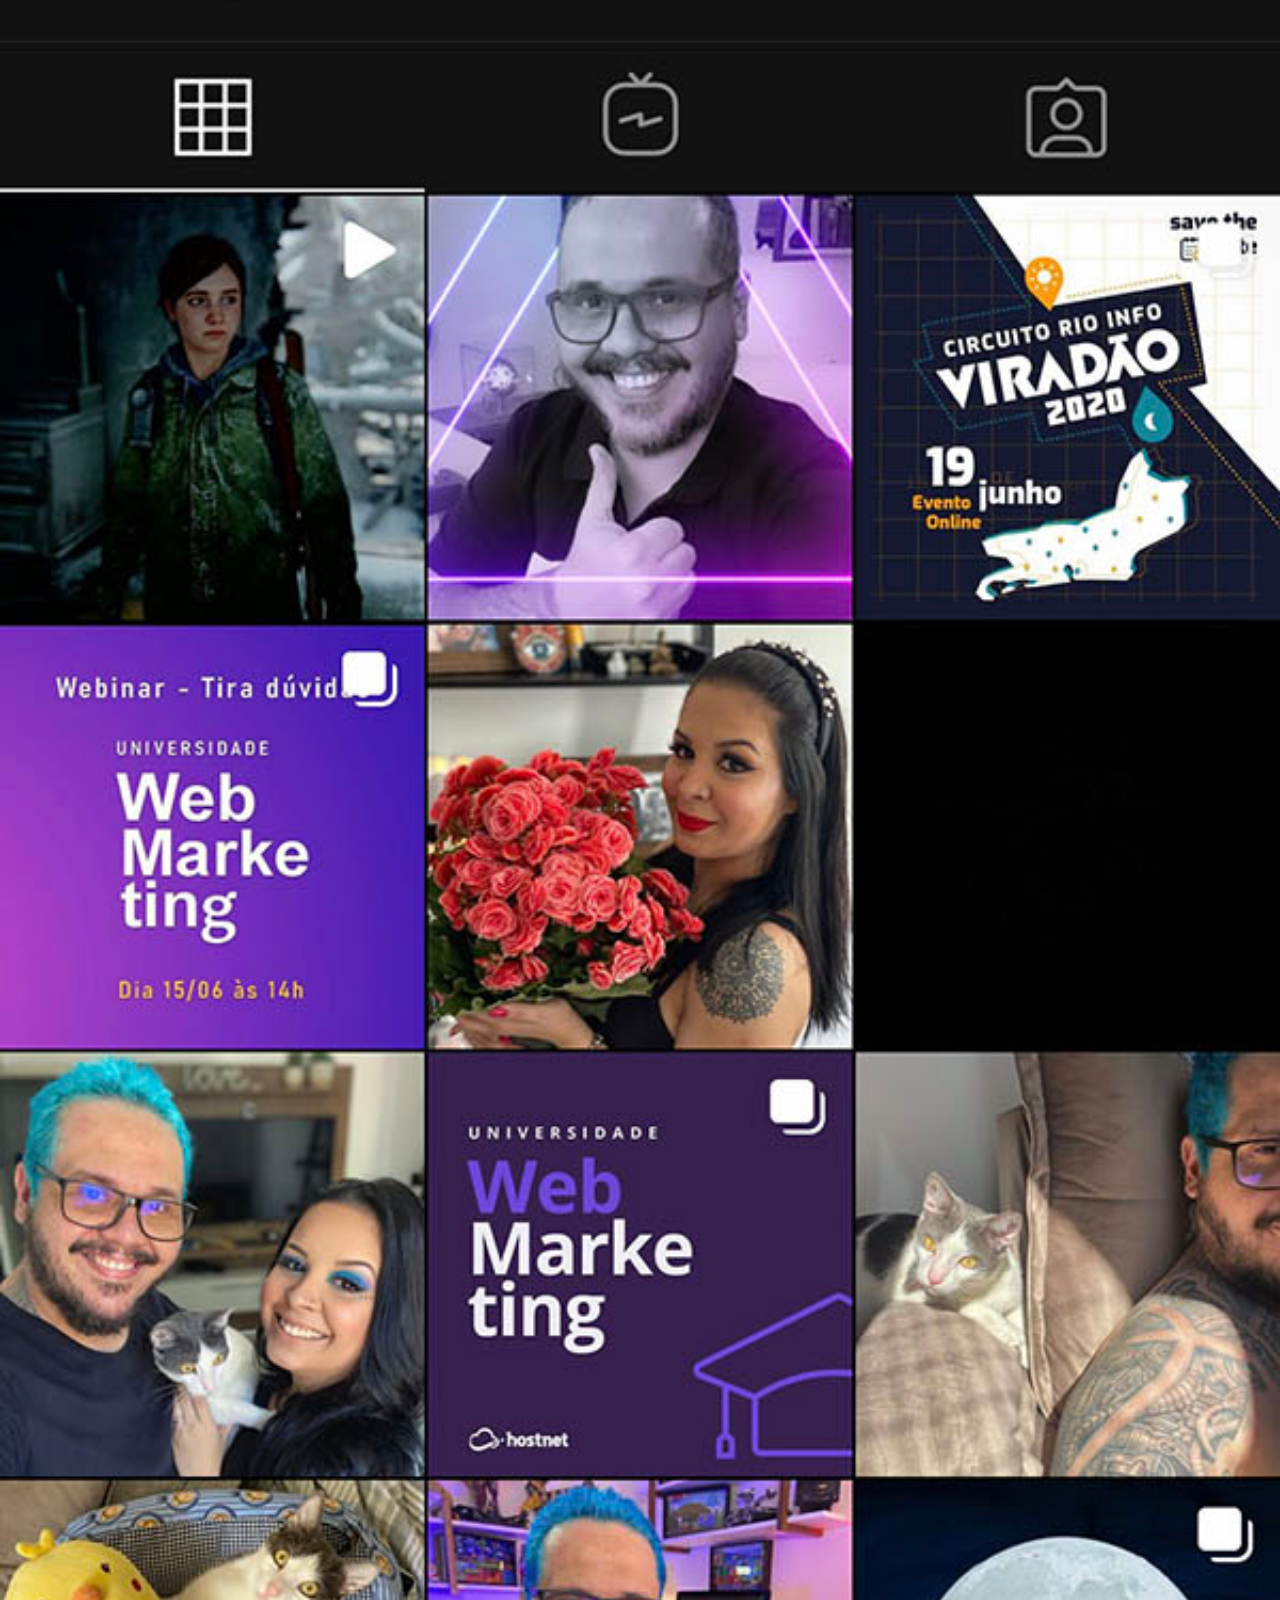
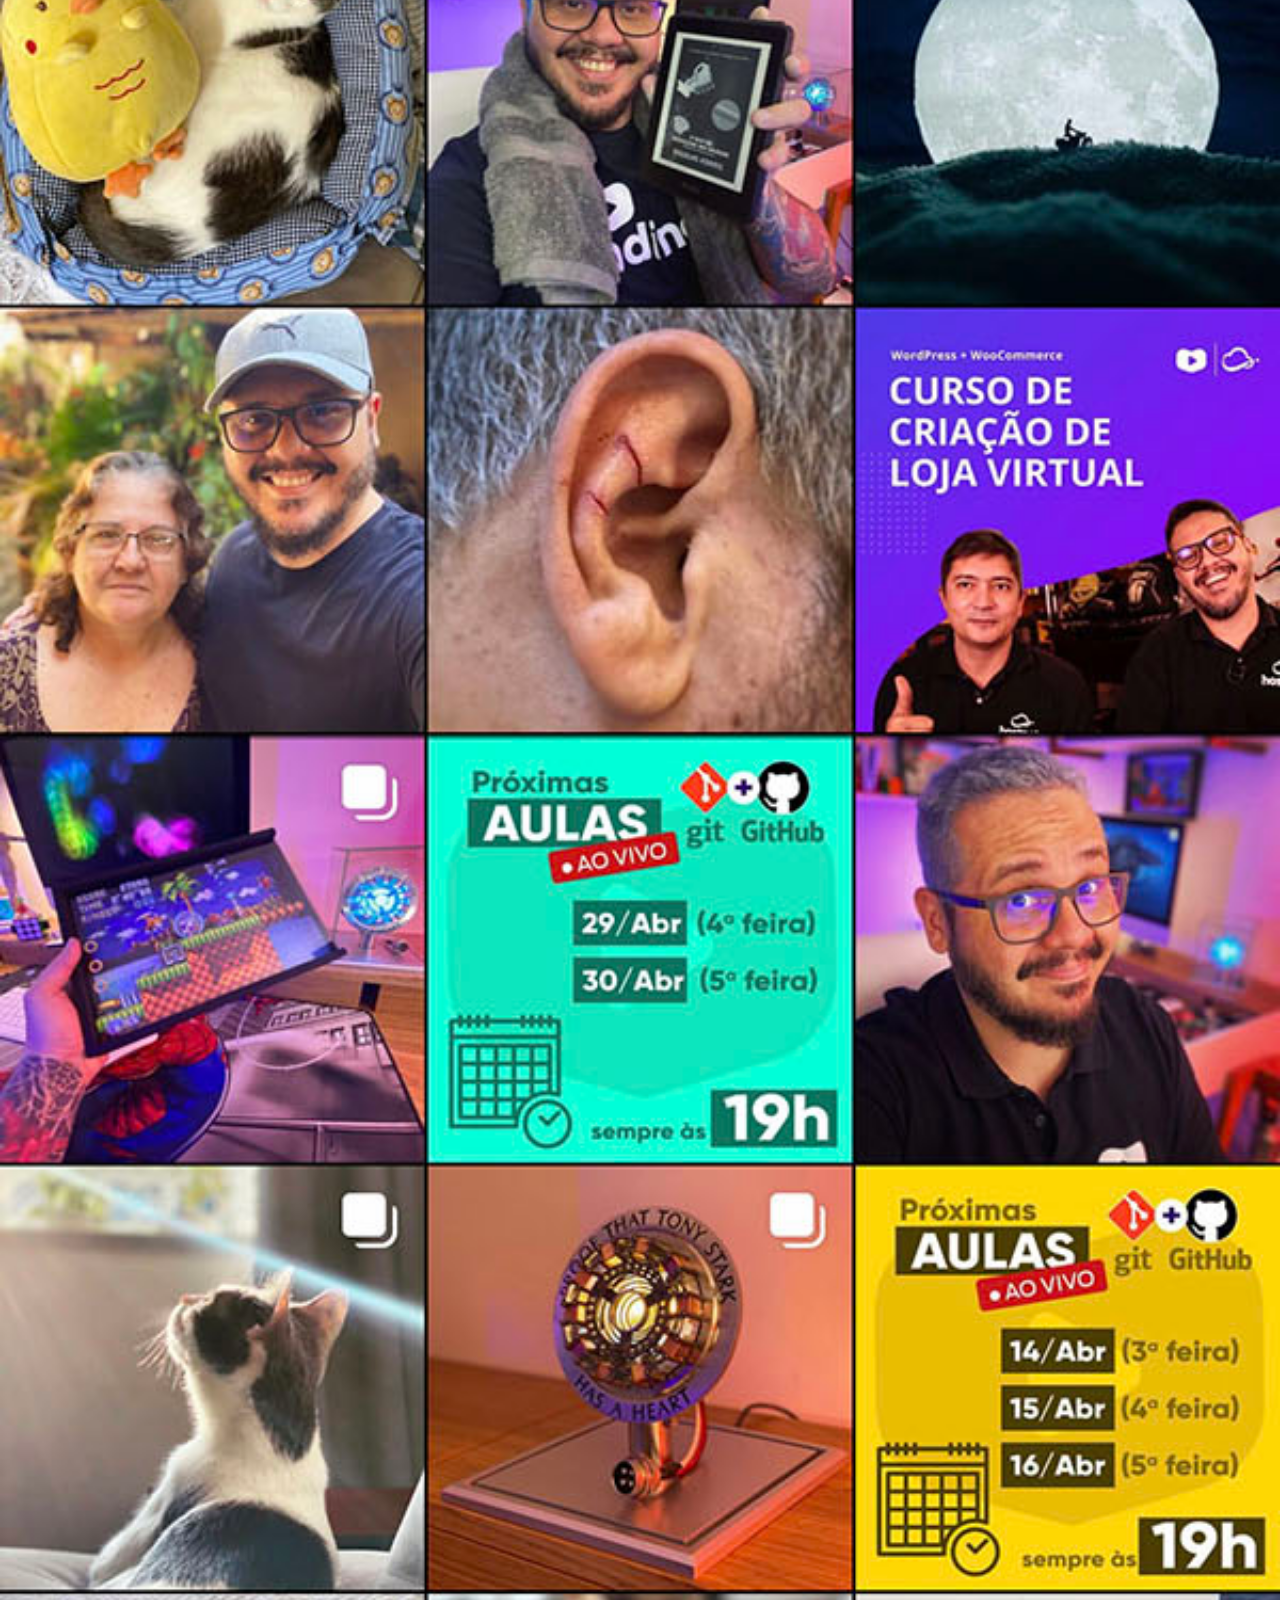
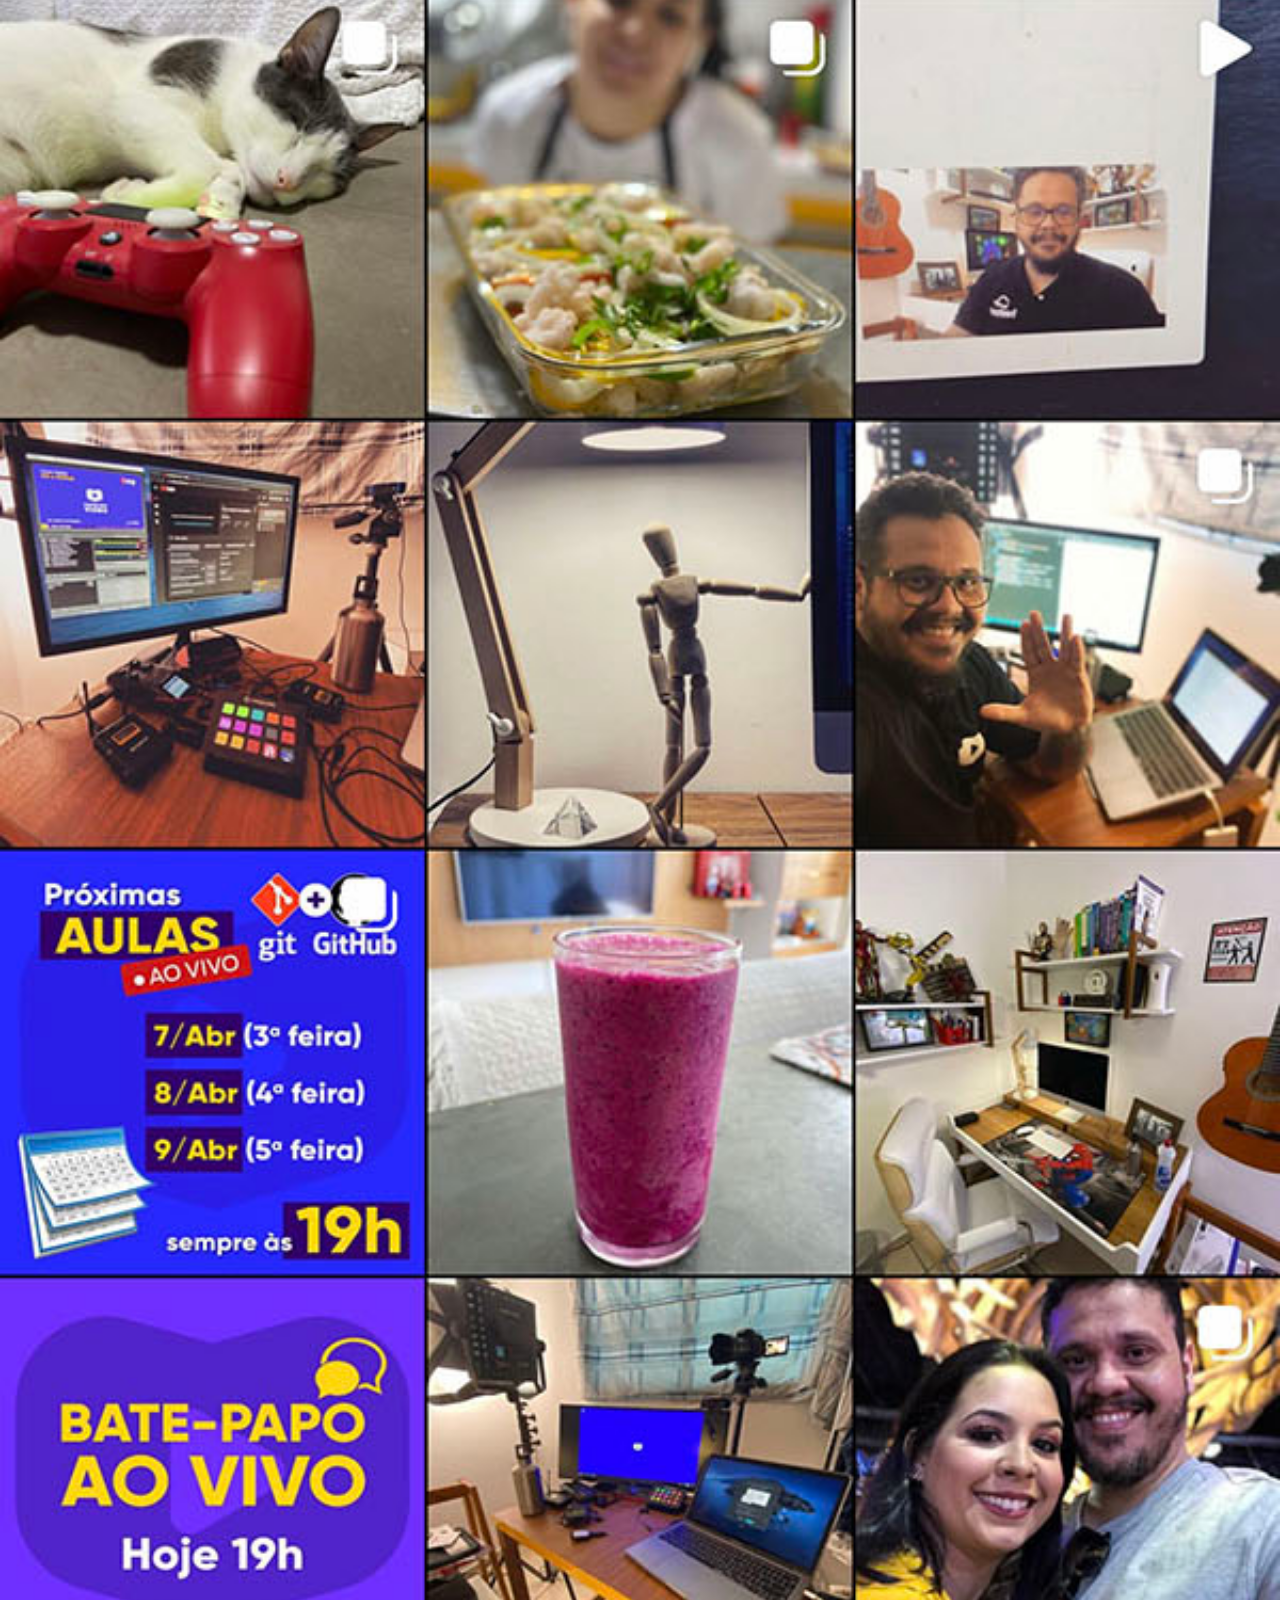
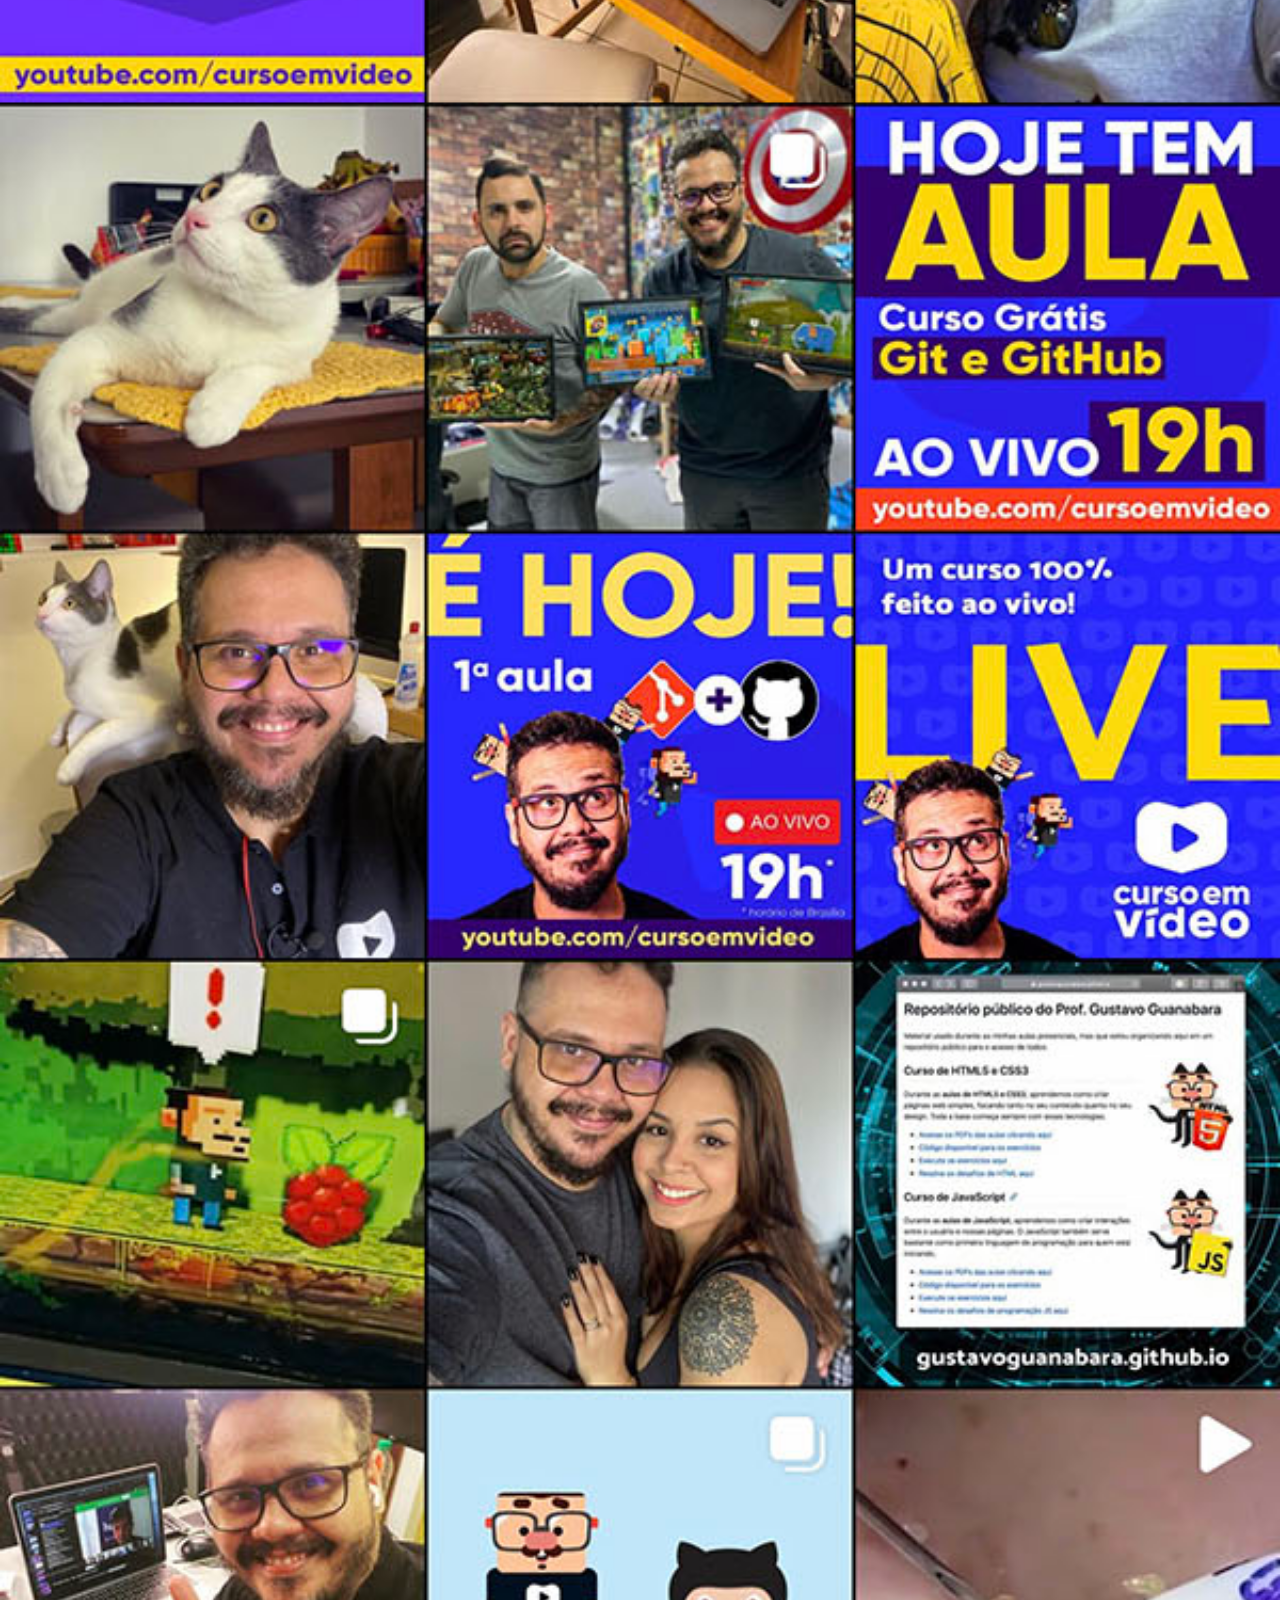
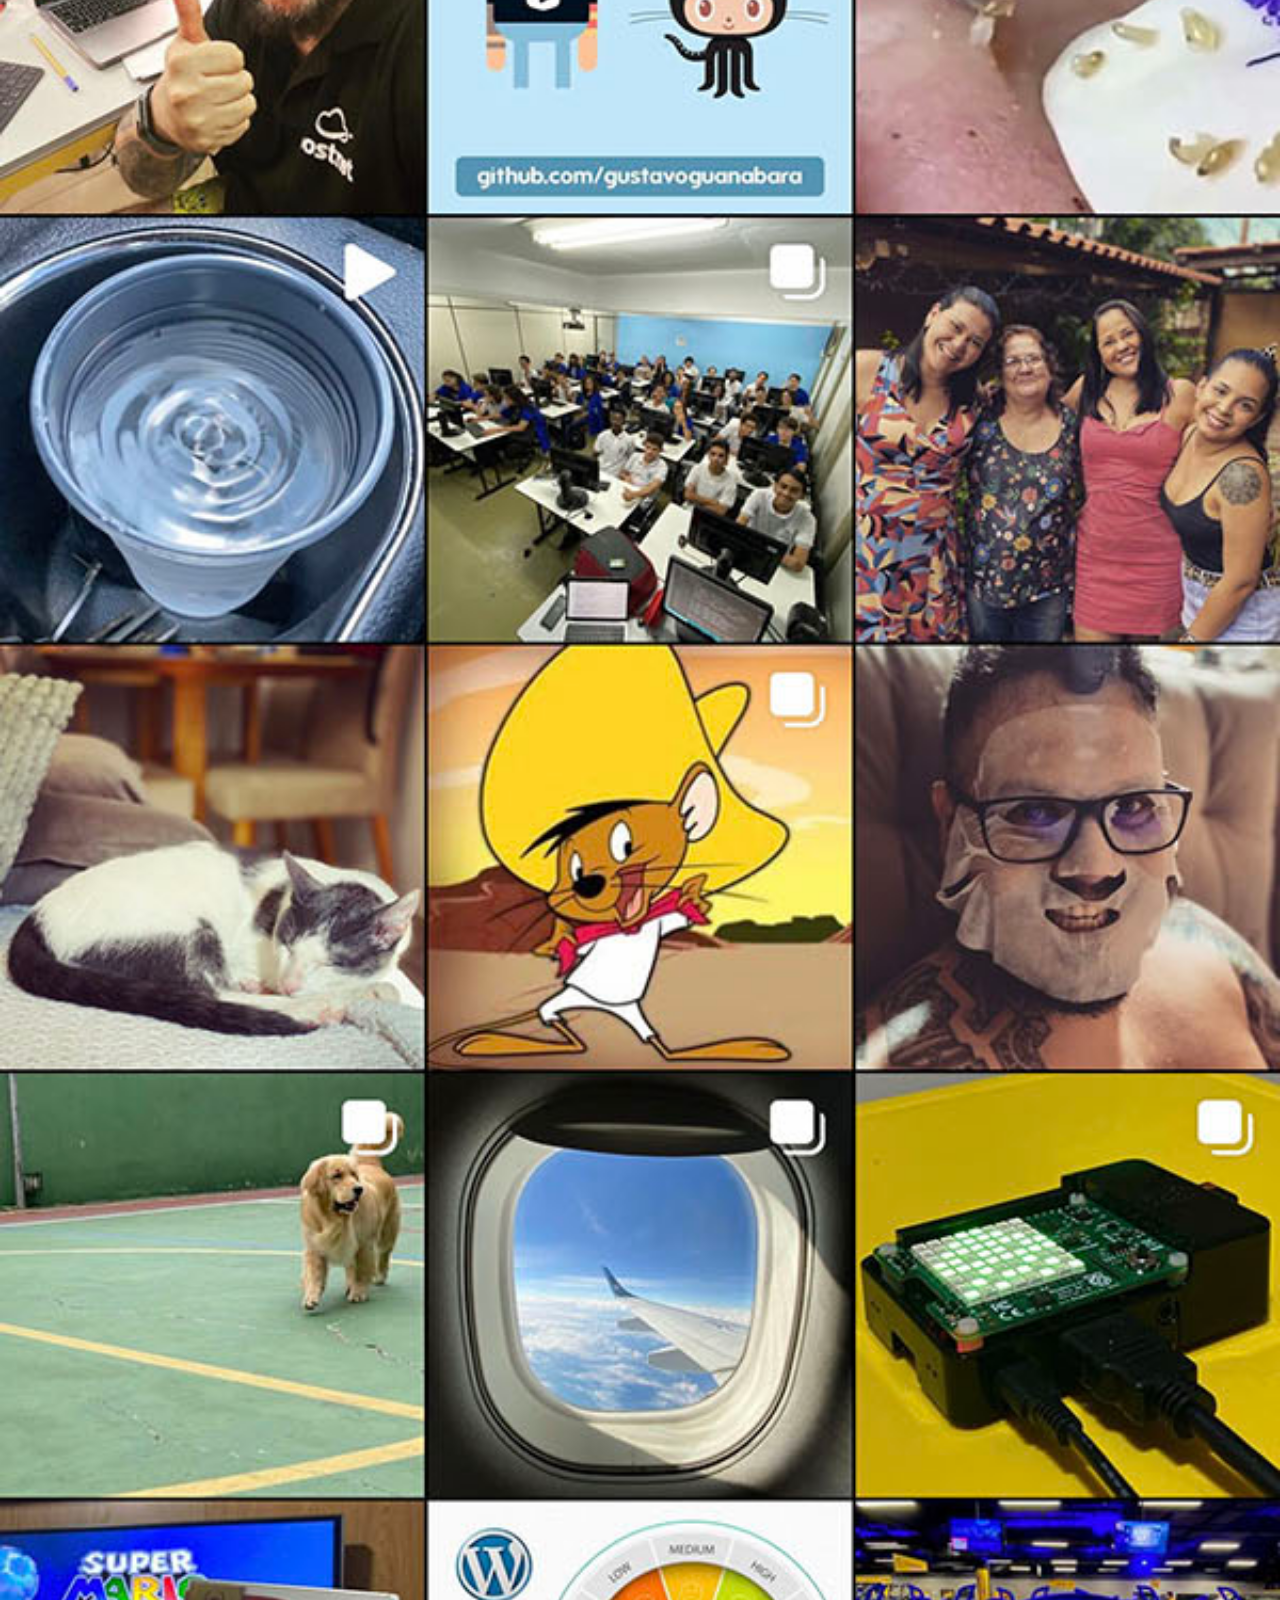
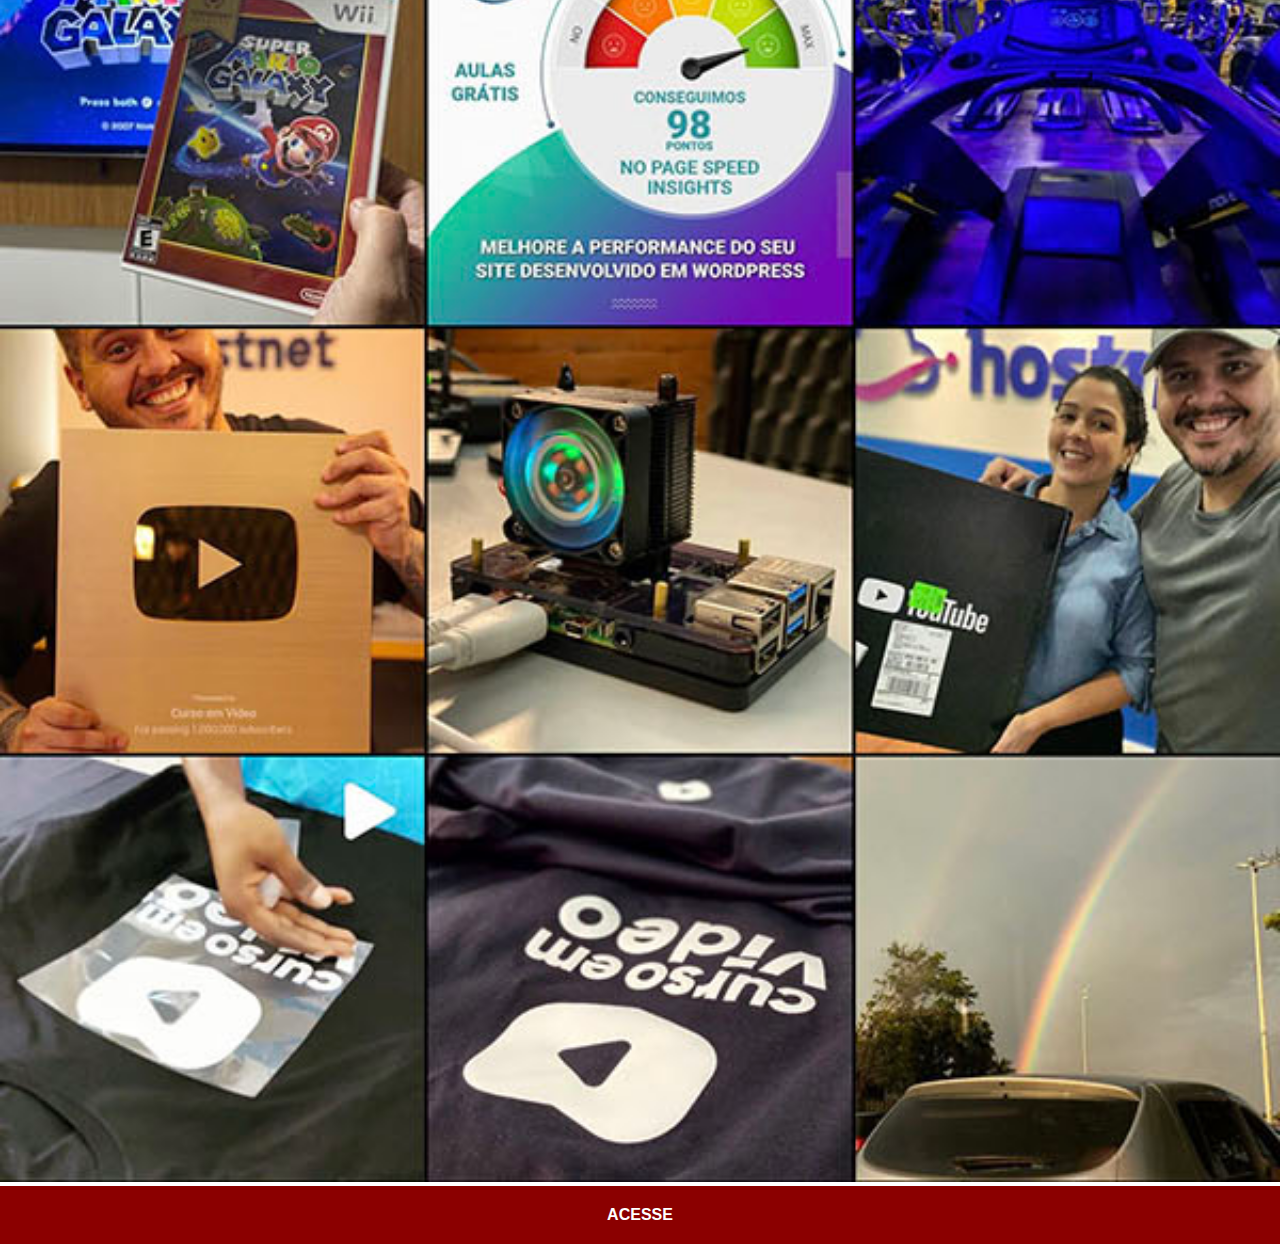
<file: instagram.html>
<!DOCTYPE html>
<html lang="pt-br">
<head>
    <meta charset="UTF-8">
    <meta name="viewport" content="width=device-width, initial-scale=1.0">
    <title>instagram</title>
    <link rel="stylesheet" href="estilo/social.css">
</head>
<body>
    <img src="imagens/tela-instagram.jpg" alt="Instagram">
    <a href="https://www.instagram.com/gustavoguanabara/" target="_blank">ACESSE</a>
</body>
</html>
</file>
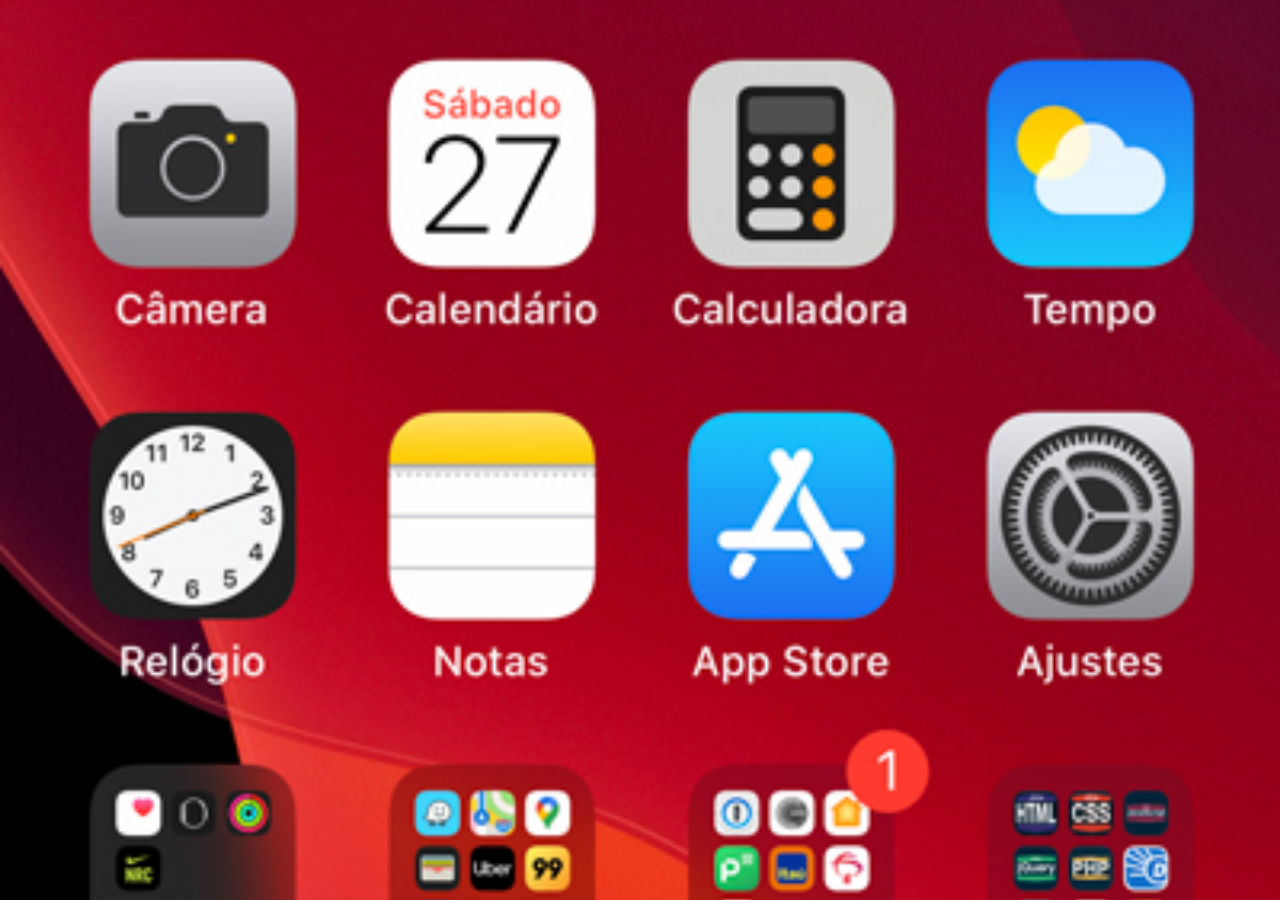
<file: tela.html>
<!DOCTYPE html>
<html lang="pt-br">
<head>
    <meta charset="UTF-8">
    <meta name="viewport" content="width=device-width, initial-scale=1.0">
    <title>home</title>
    <style>
        *{
        margin: 0px;
        padding: 0px;
    }
    body{
        width: 100vw;
        height: 100vh;
        background:black  url('imagens/tela-home.jpg') no-repeat top center ;
        background-size: cover;
    }
    </style>
</head>
<body>
    
</body>
</html>
</file>
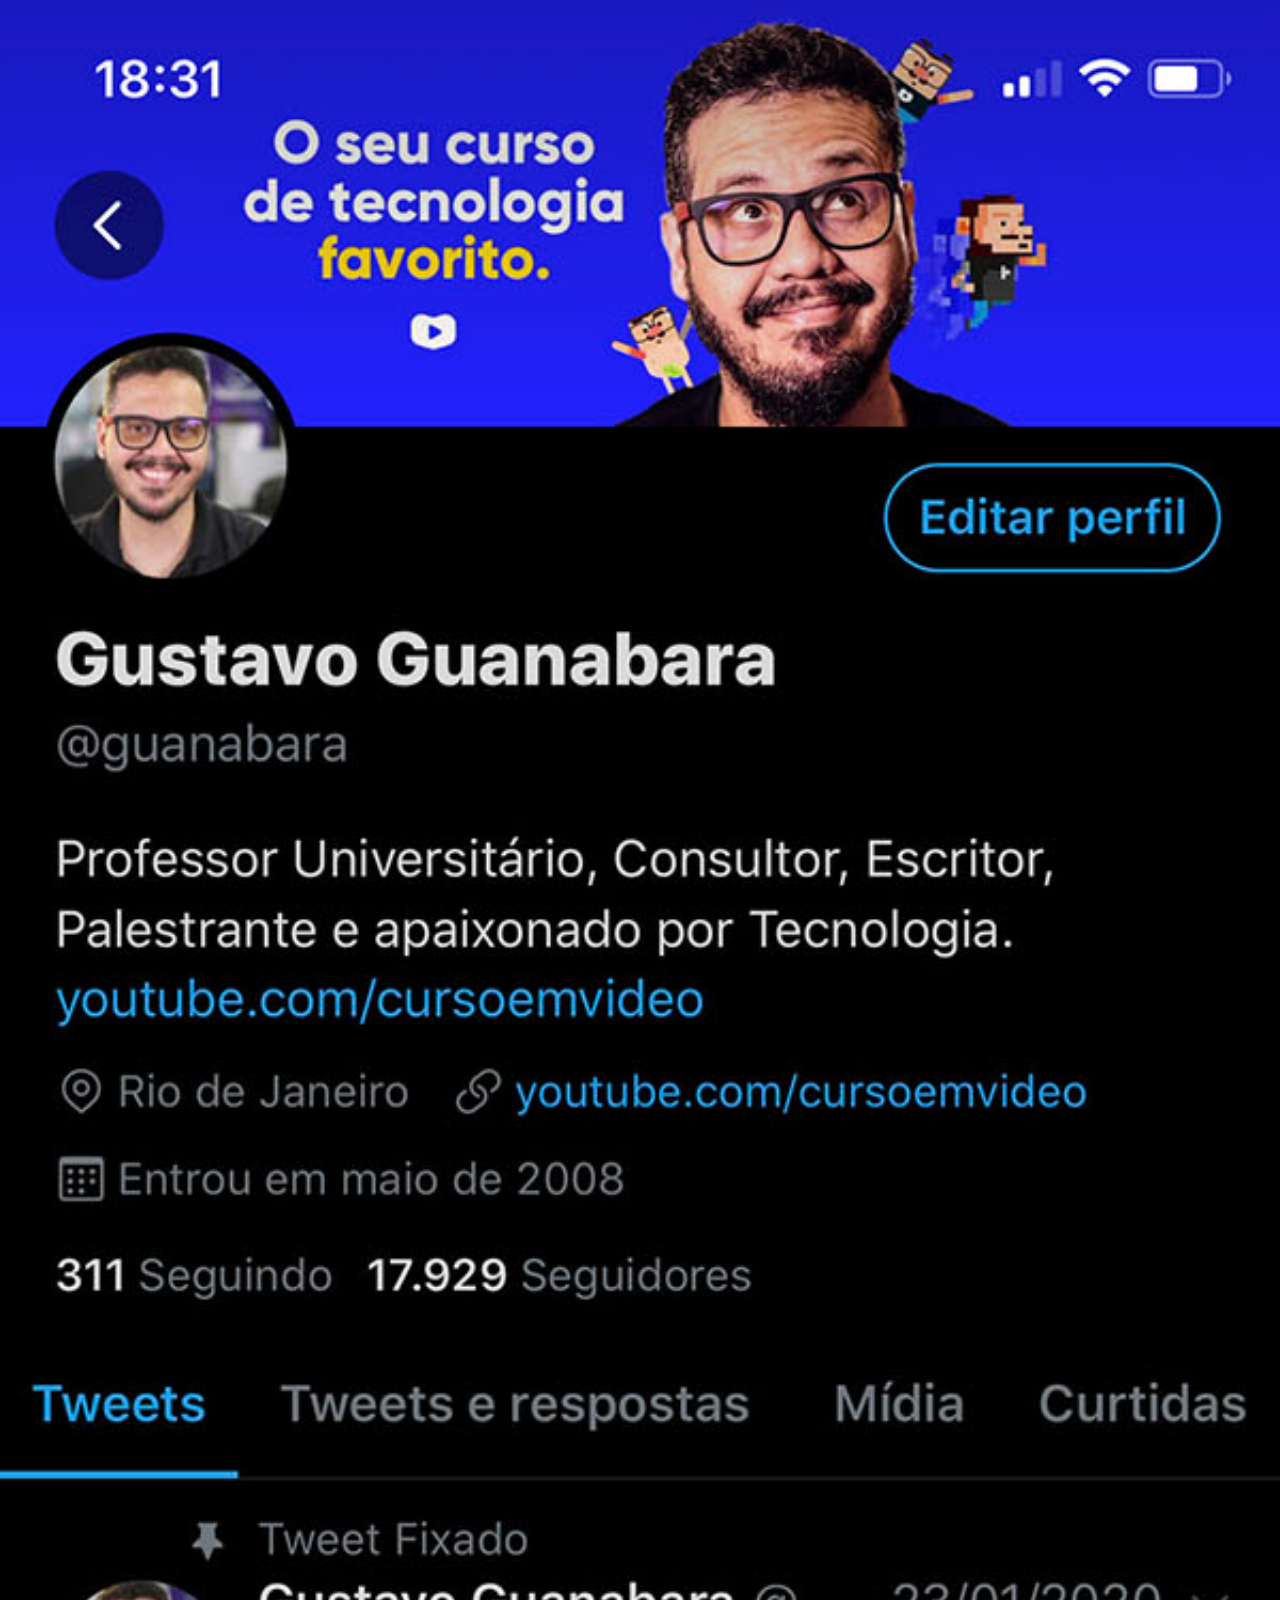
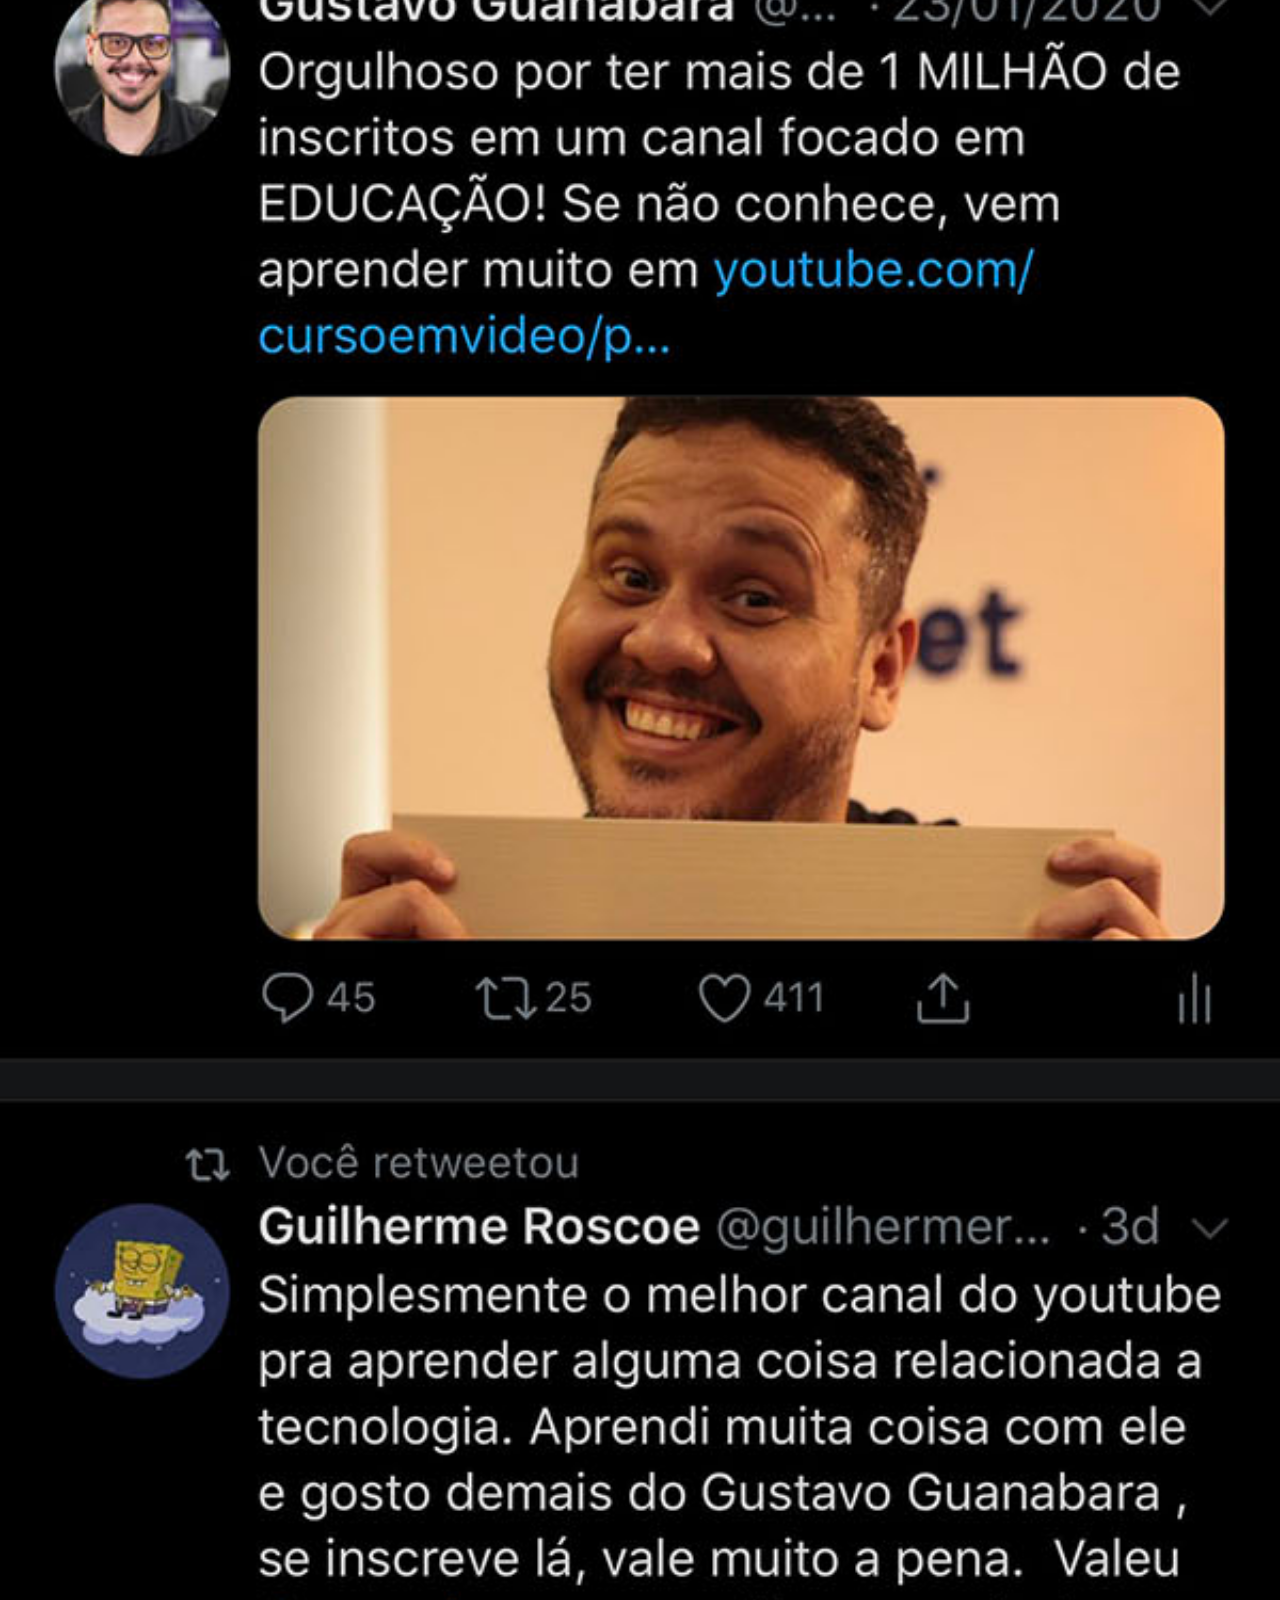
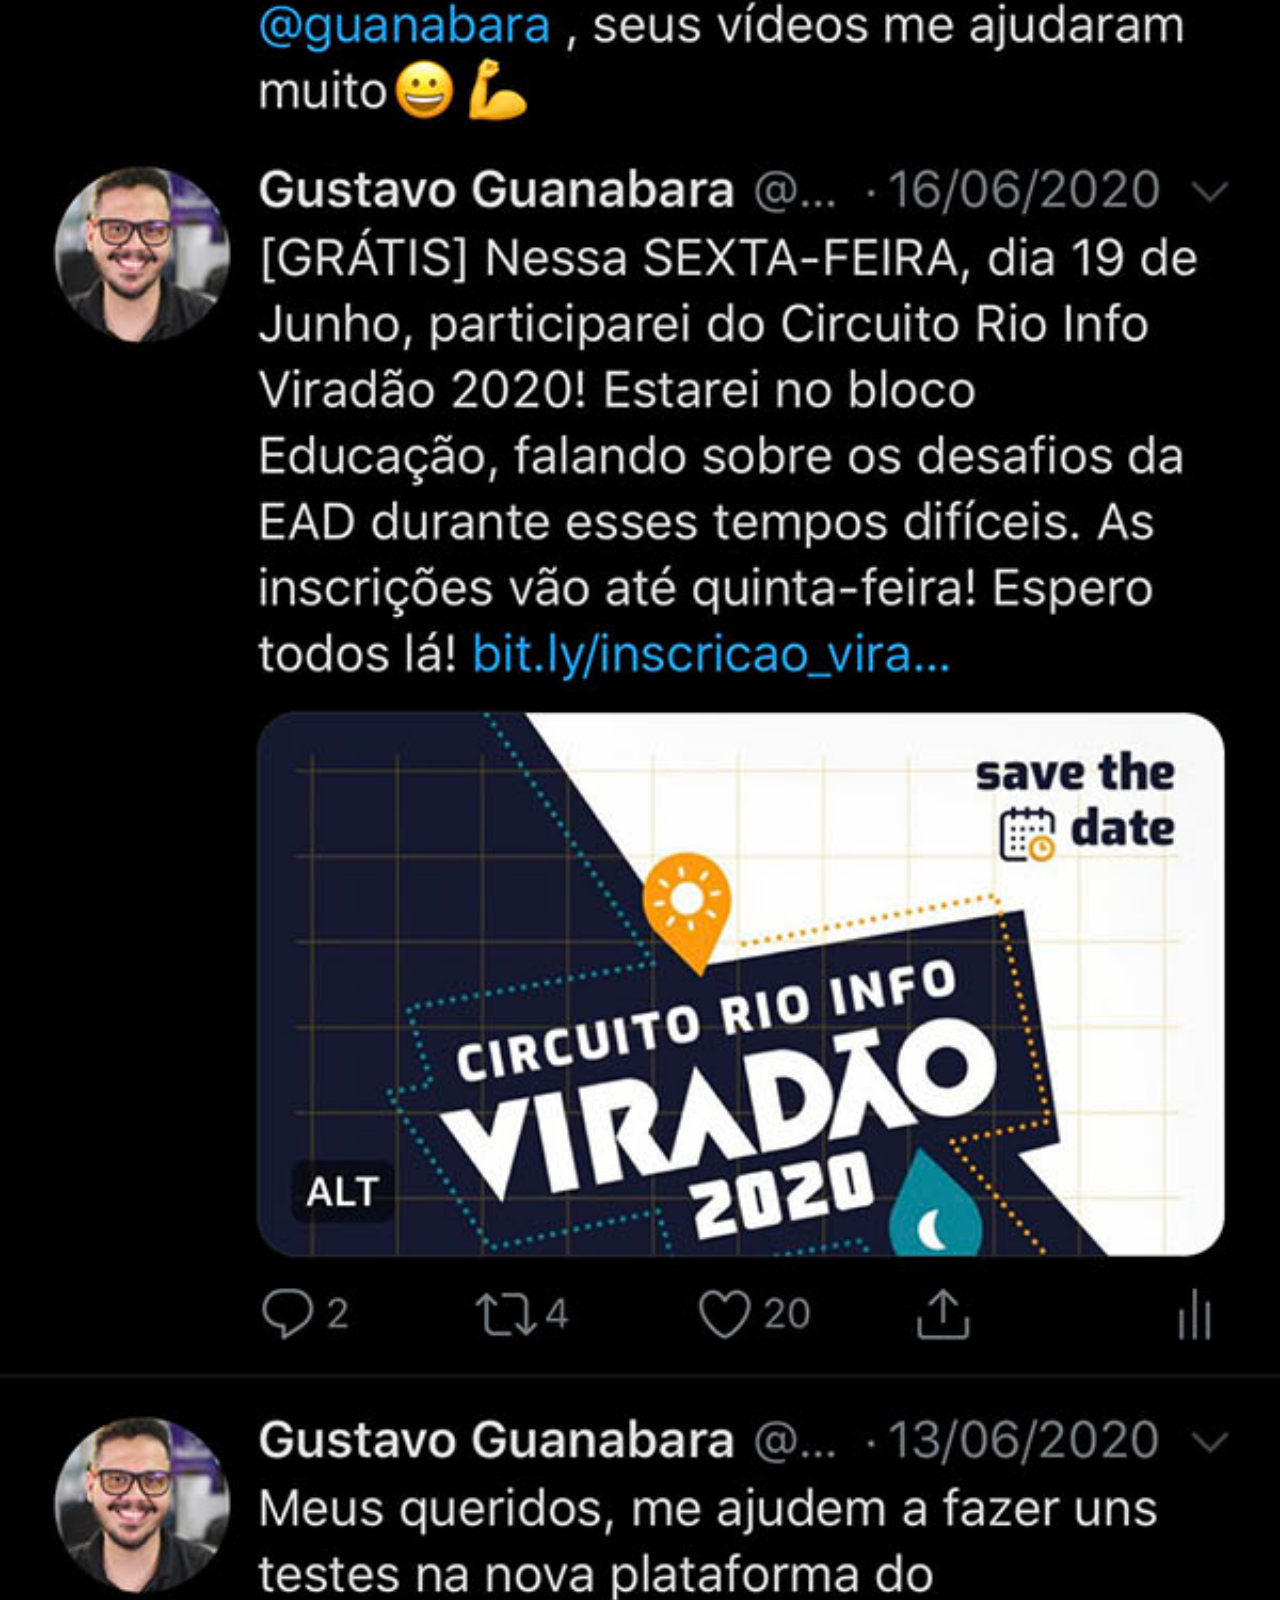
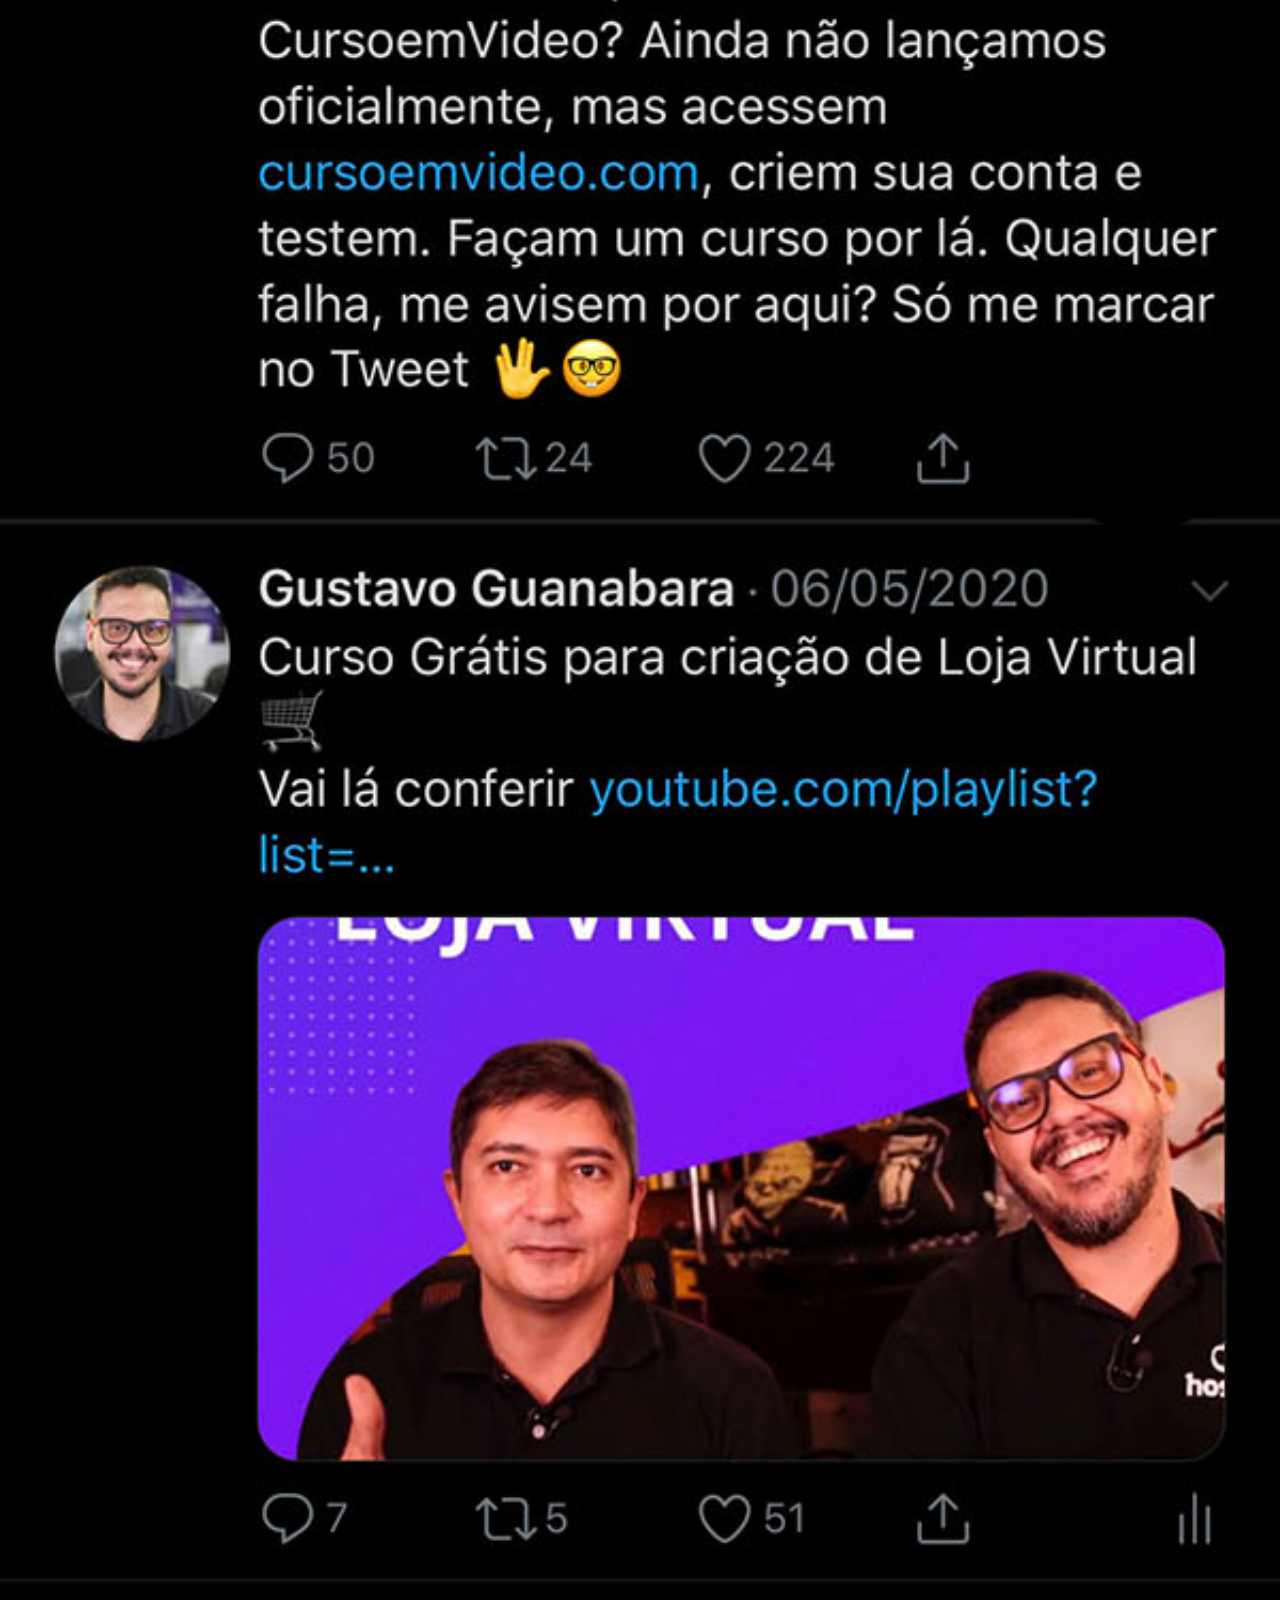
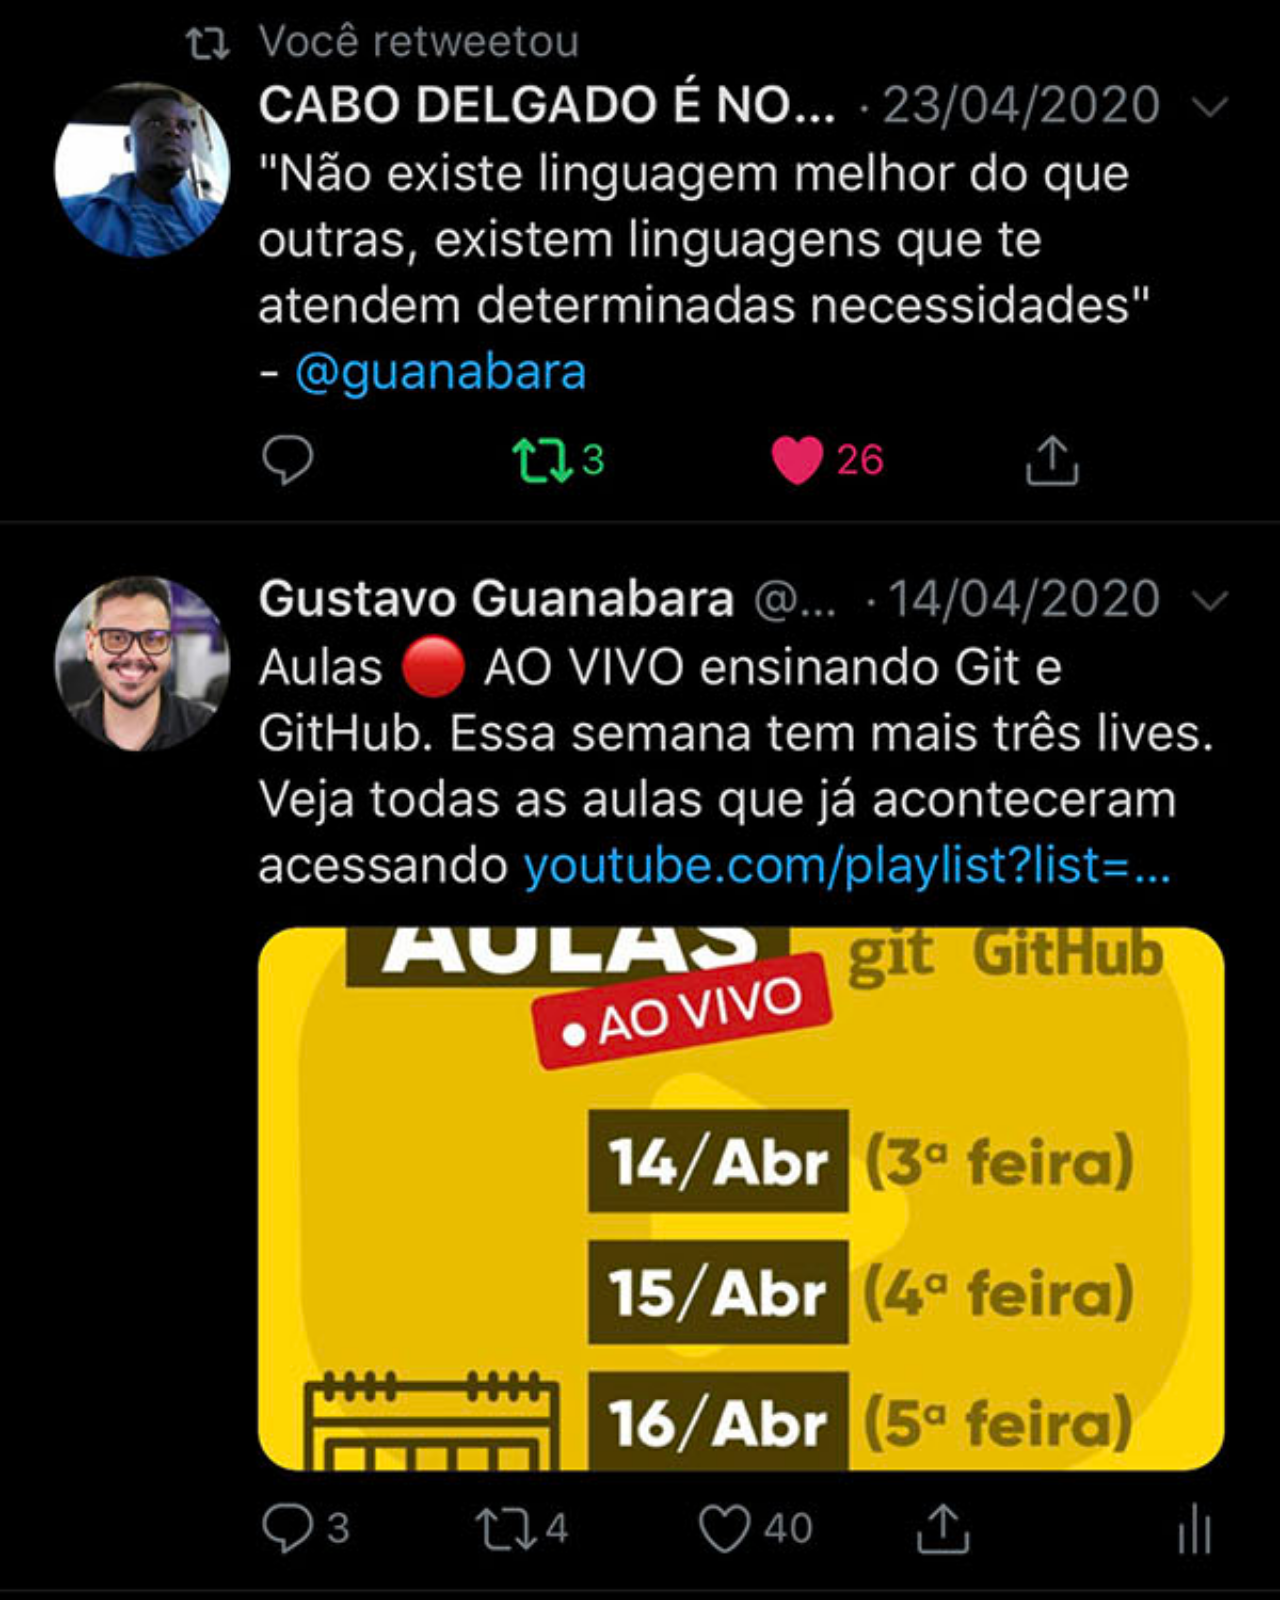
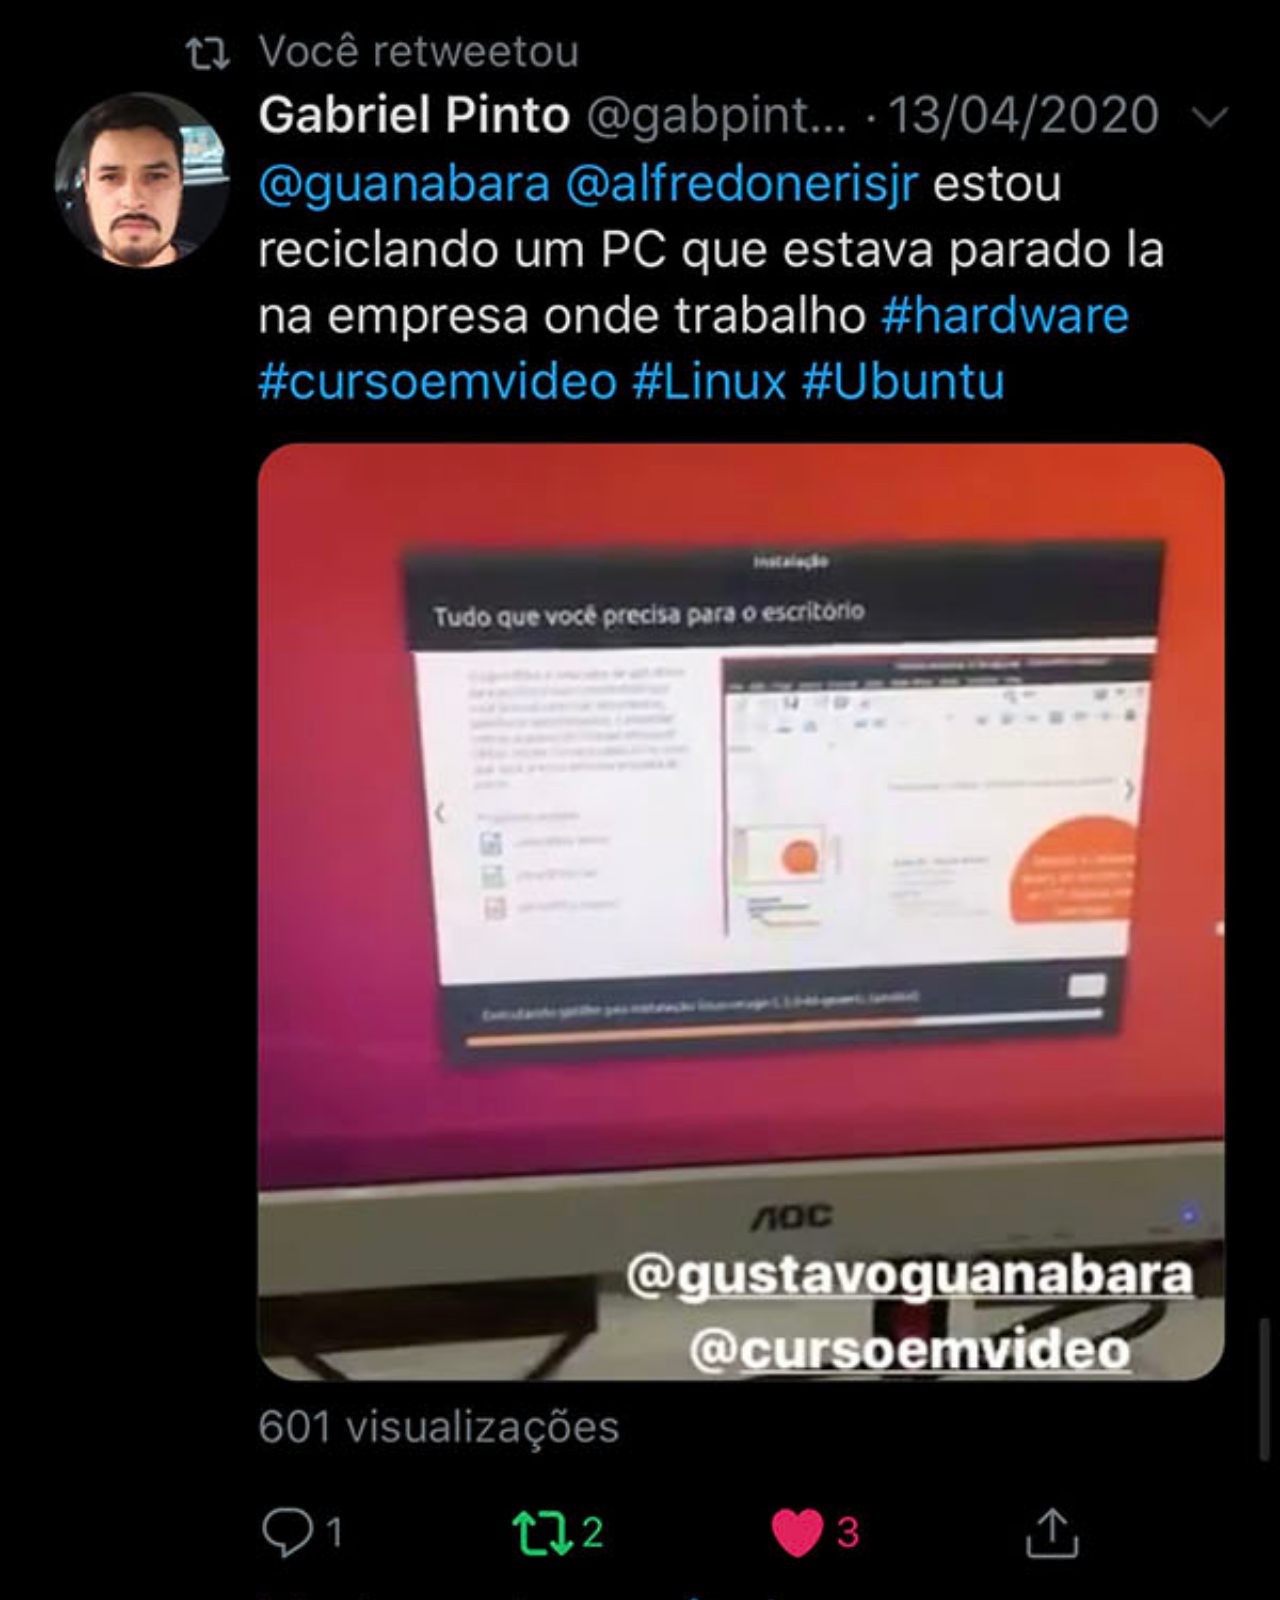
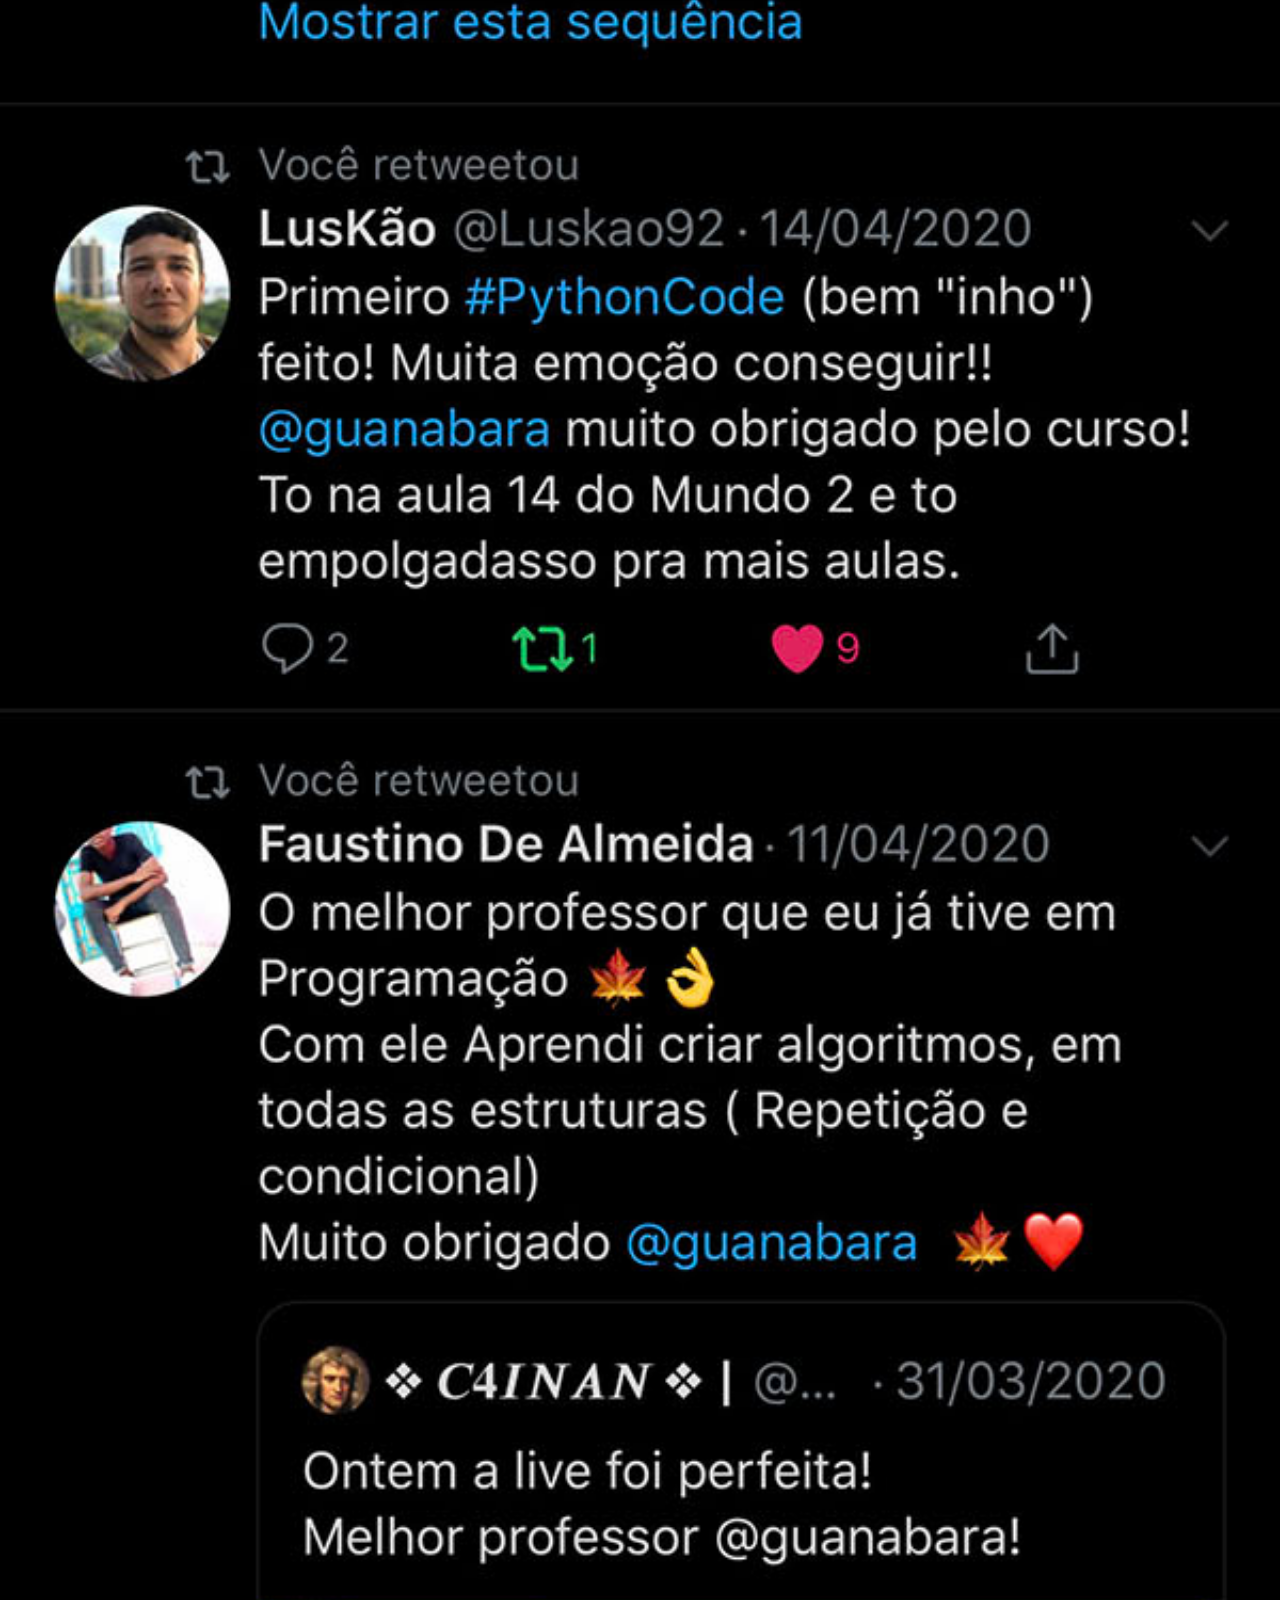
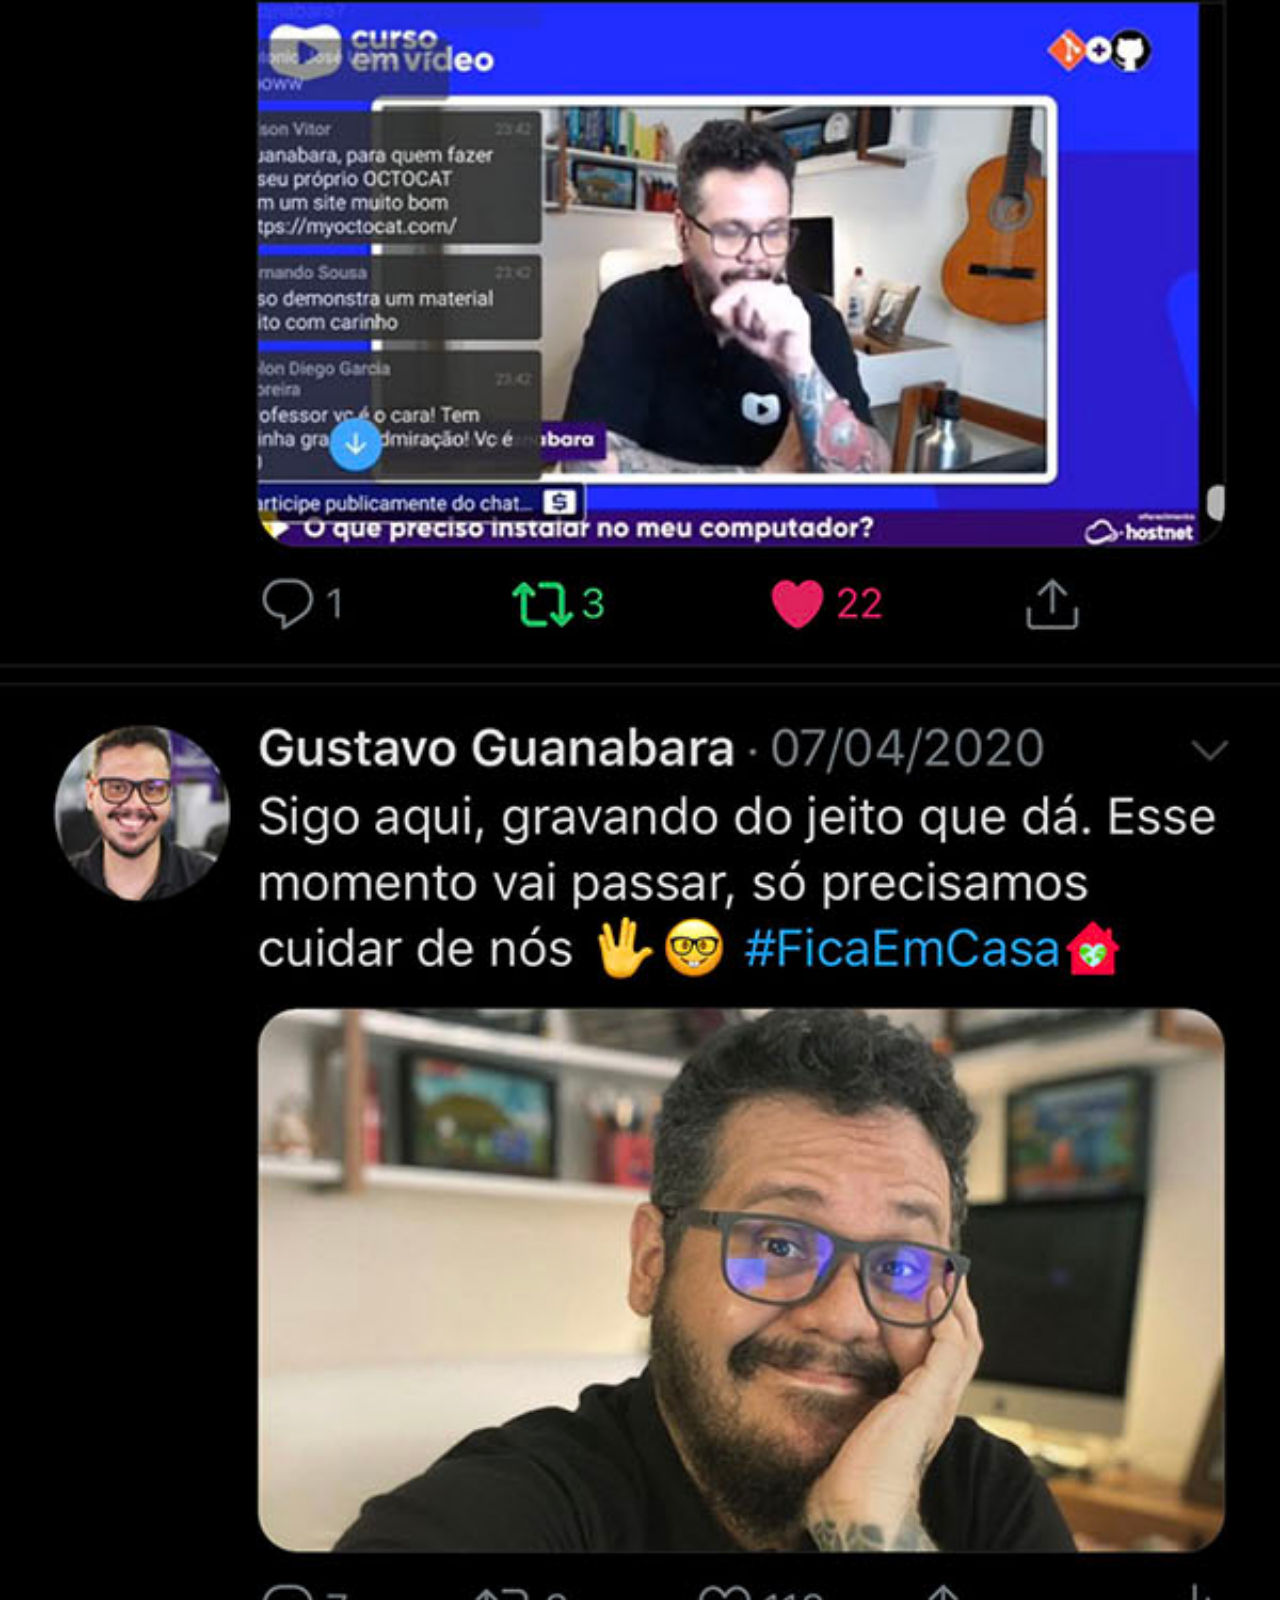
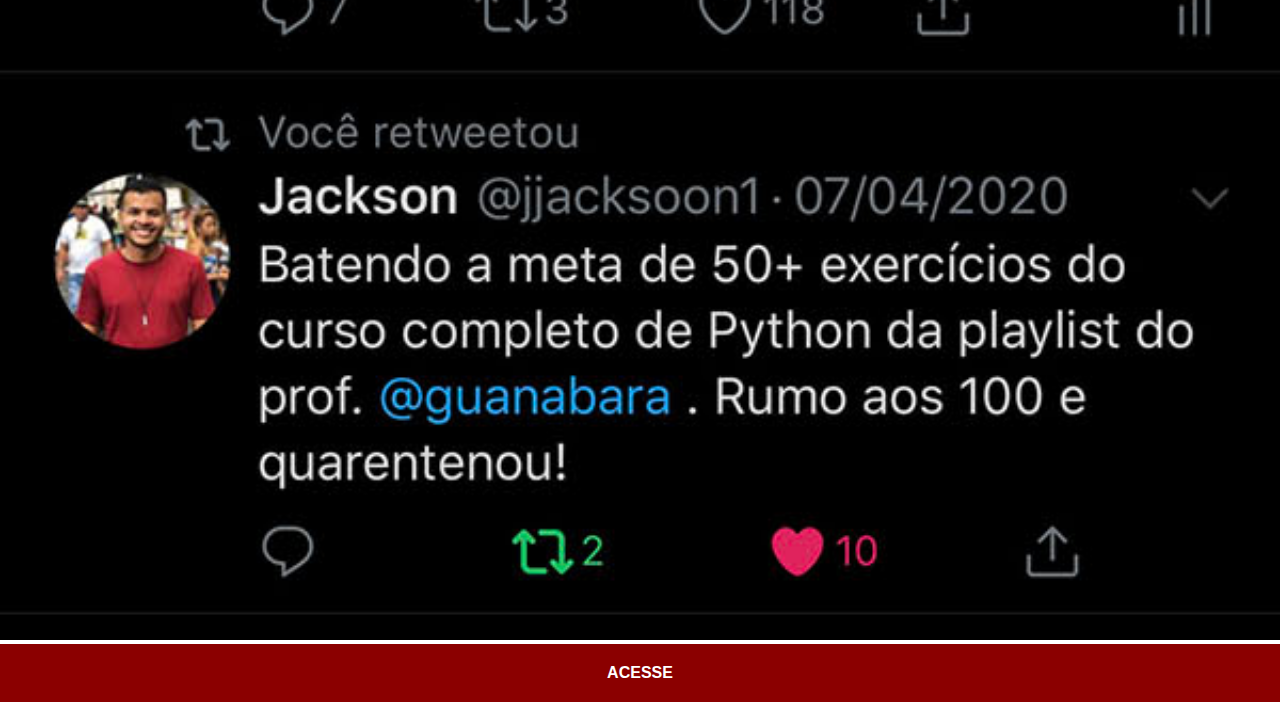
<file: twitter.html>
<!DOCTYPE html>
<html lang="pt-br">
<head>
    <meta charset="UTF-8">
    <meta name="viewport" content="width=device-width, initial-scale=1.0">
    <title>twitter</title>
    <link rel="stylesheet" href="estilo/social.css">
</head>
<body>
    <img src="imagens/tela-twitter.jpg" alt="Twitter">
    <a href="https://twitter.com/guanabara?ref_src=twsrc%5Egoogle%7Ctwcamp%5Eserp%7Ctwgr%5Eauthor" target="_blank">ACESSE</a>
</body>
</html>
</file>
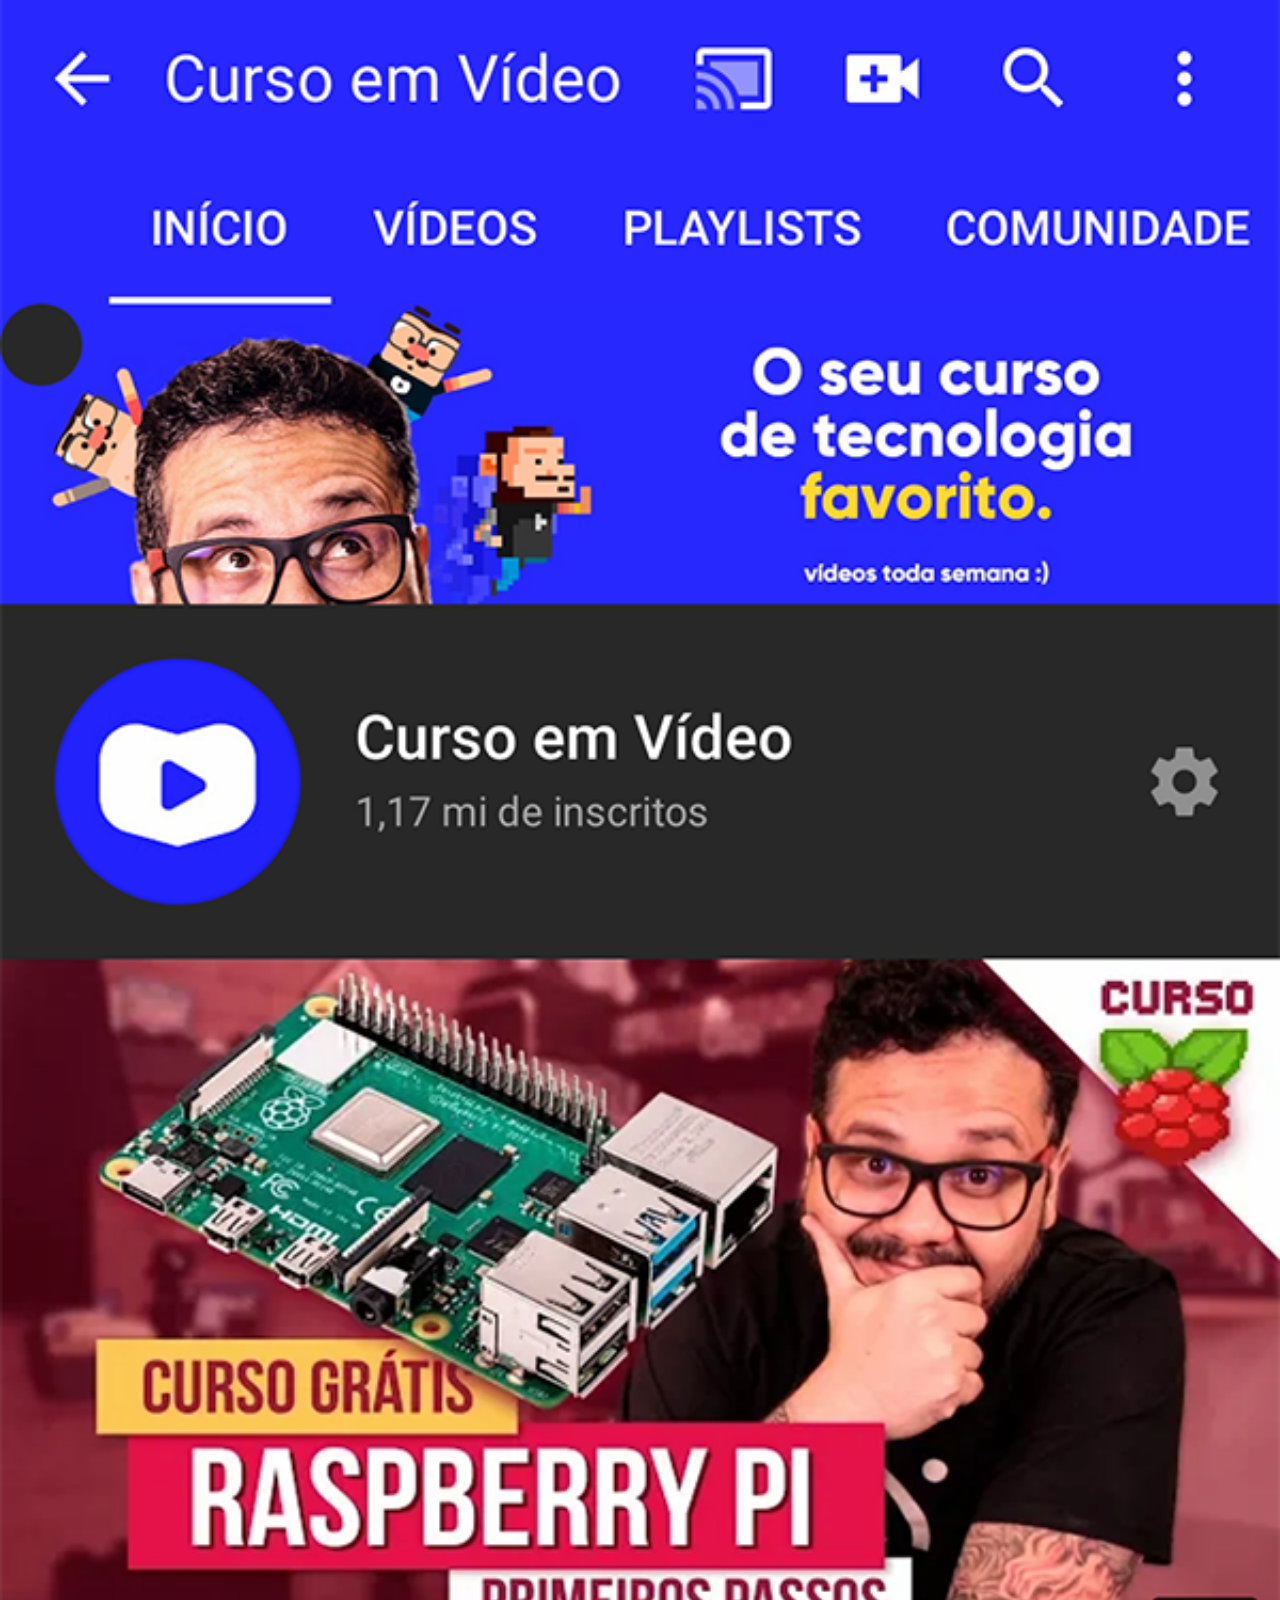
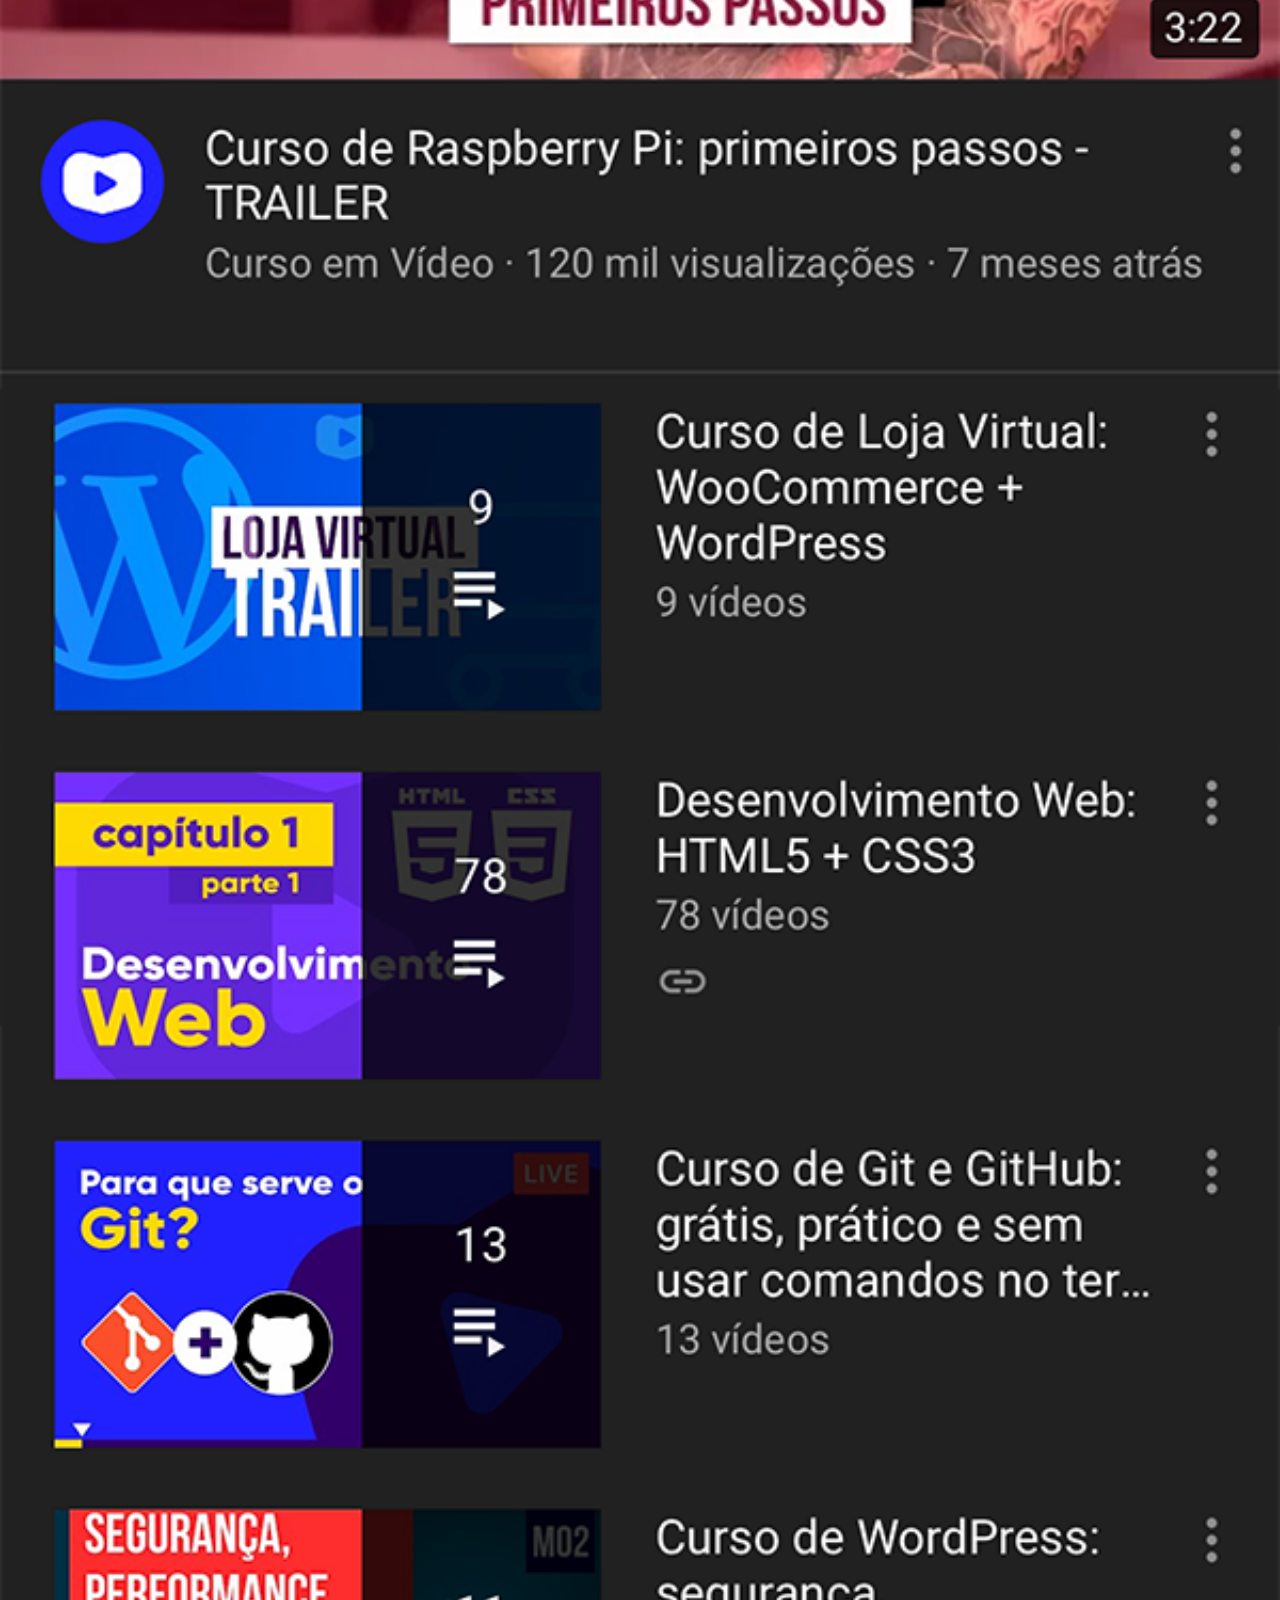
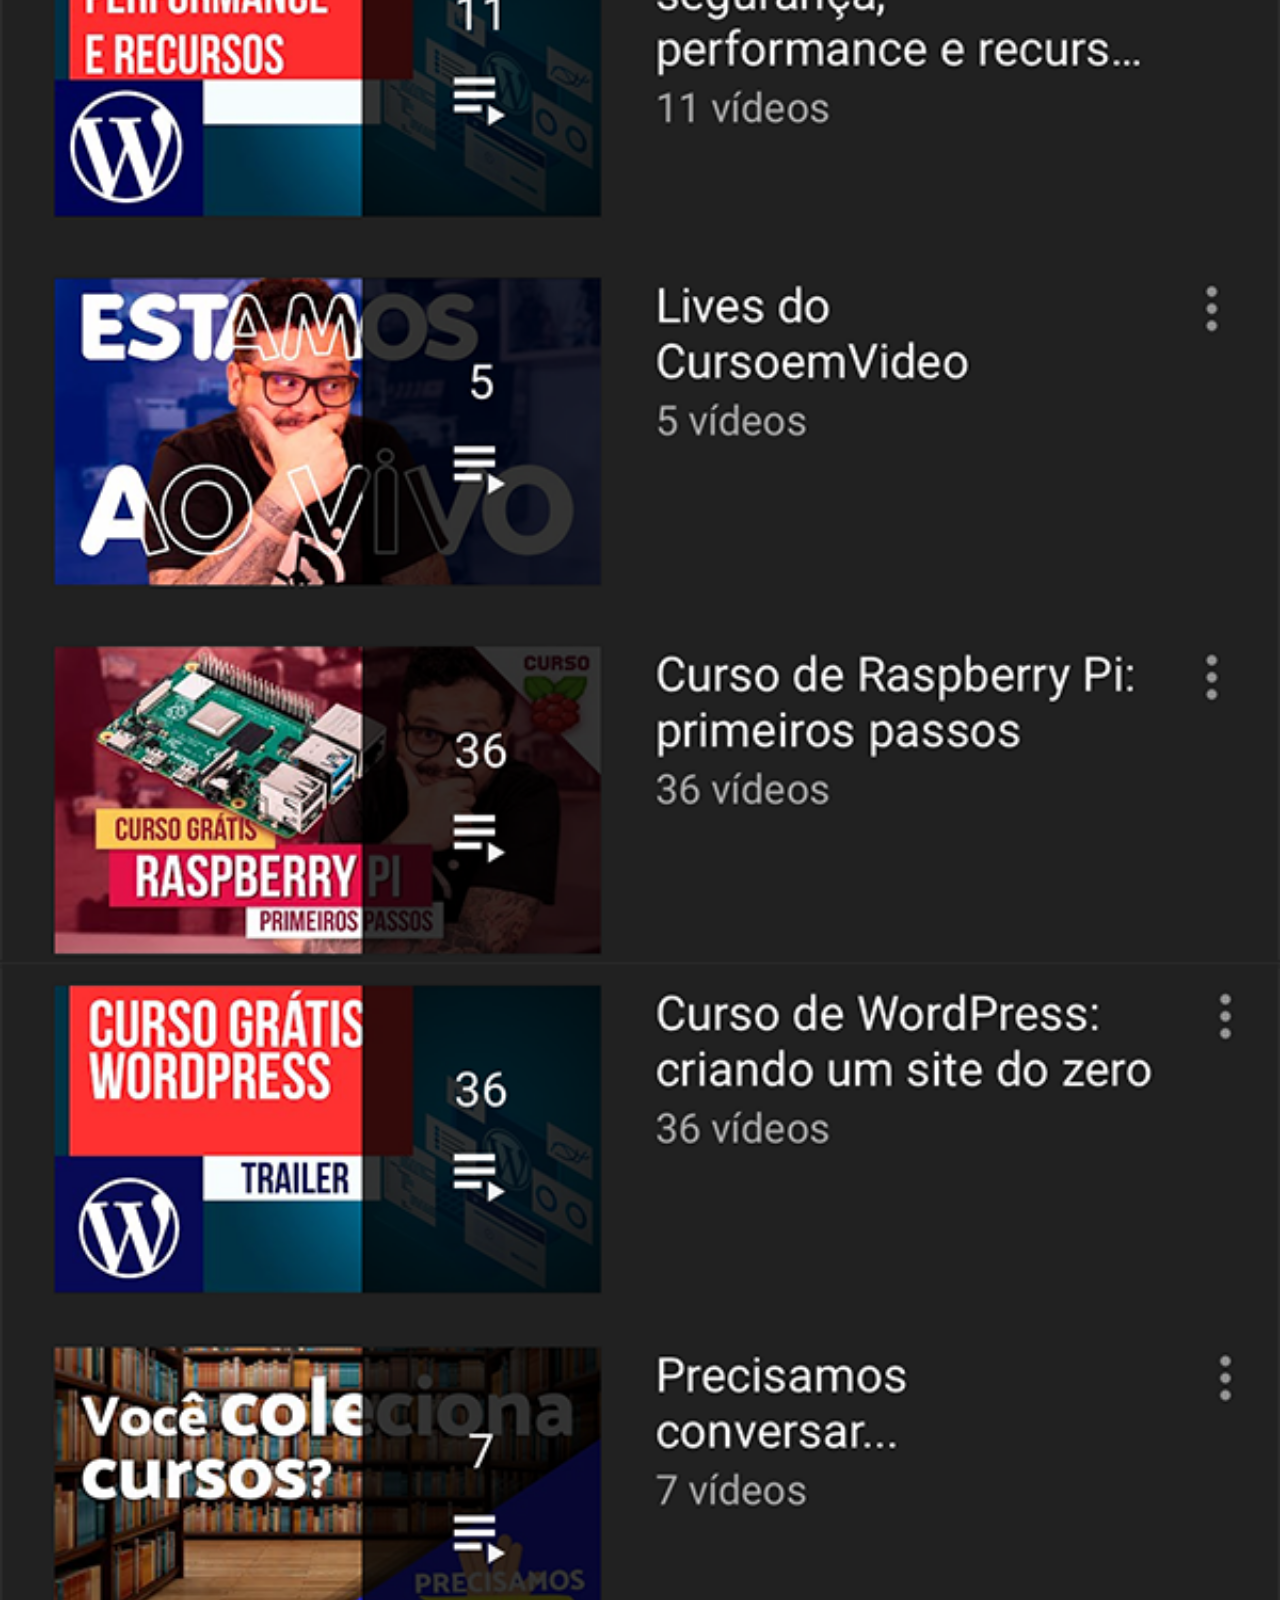
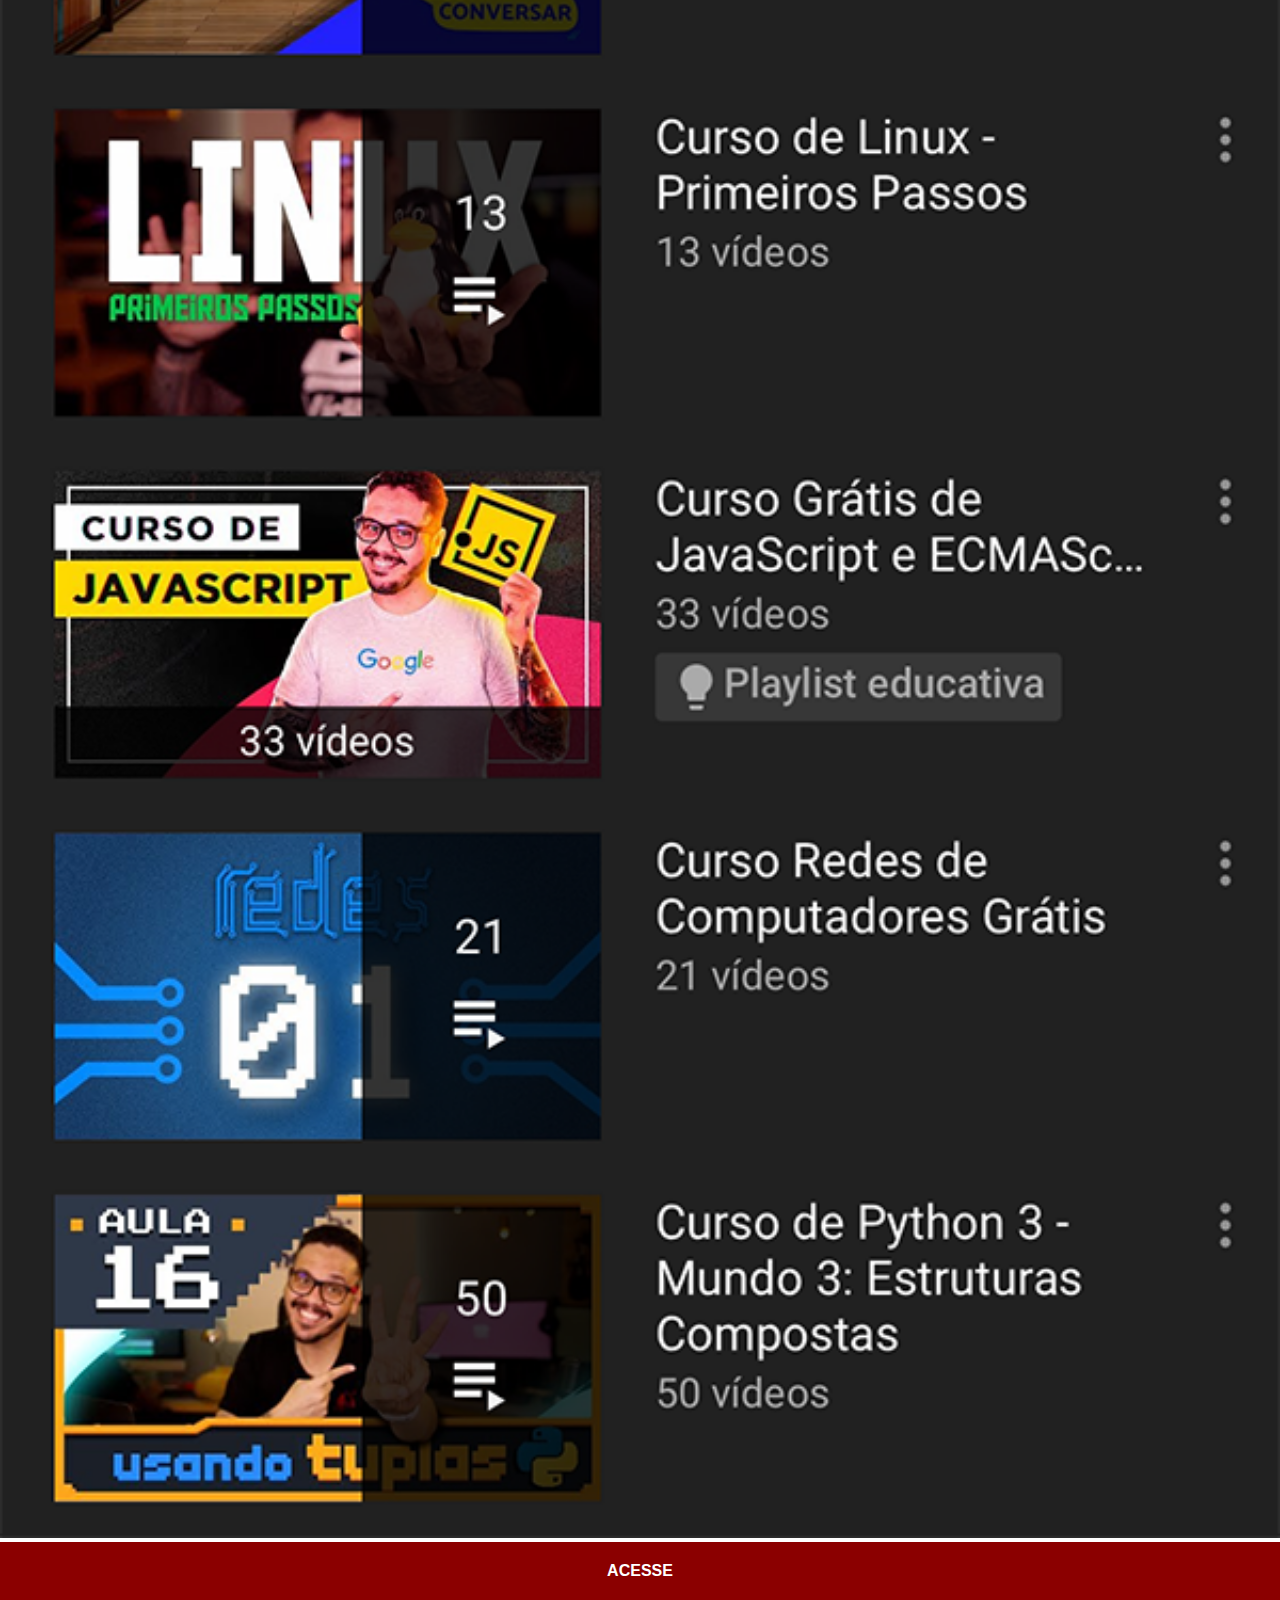
<file: youtube.html>
<!DOCTYPE html>
<html lang="pt-br">
<head>
    <meta charset="UTF-8">
    <meta name="viewport" content="width=device-width, initial-scale=1.0">
    <title>Youtube</title>
    <link rel="stylesheet" href="estilo/social.css">
    
     
</head>
<body>
    <img src="imagens/tela-youtube.png" alt="Youtube">
    <a href="https://www.youtube.com/@CursoemVideo/playlists" target="_blank">ACESSE</a>
</body>
</html>
</file>
<file: estilo/style.css>
@charset "UTF-8";

*{
    margin: 0px;
    padding: 0px;
    font-family: Arial, Helvetica, sans-serif;
    
}
html,body{
    height: 100vh;
    width:100vw ;
    background-color: black;
}
::-webkit-scrollbar{
    width: 0px;
    height: 0px;


}
   
body{
   
    background: url('../imagens/fundo-madeira.jpg') no-repeat top center;
    background-size:cover ;
    background-attachment: fixed;
    position: fixed;
;

     


}
main{
    position: relative;
    height:100vh ;
    
}
section#telefone{
    position: absolute;
    top: 50%;
    left: 50%;
    transform:translate(-50%, -50%) ;

    height: 627px;
    width: 311px;
    background: url("../imagens/frame-iphone.png") no-repeat;

}

iframe#tela{
    position: relative;
    top: 80px;
    left:22px ;
    
    width: 267px;
    height:471px ;
}
section#redes-sociais{
 text-align: right;
}

section#redes-sociais img{
    width: 50px;
    margin: 10px;
    border-radius: 50%;
    box-shadow: 2px 2px 5px rgba(0, 0, 0, 0.521);
    box-sizing: border-box;
}
section#redes-sociais img:hover{
    border: 2px solid rgba(255, 255, 255, 0.658);
    transform: translate(-3px,-3px);
    box-shadow: 5px 5px 10px rgba(0, 0, 0, 0.637);
    transition: transform .3s, border 1s;

}
</file>
<file: estilo/social.css>
@charset "UTF-8";

*{
    margin: 0px;
    padding: 0px;
    font-family: Arial, Helvetica, sans-serif;
 }
 ::-webkit-scrollbar{
    width: 0px;
    height: 0px;
 }
 img{
  width: 100vw;
 }
 a{
    display: block;
    background-color: darkred;
    color: white;
    padding: 20px;
    text-align: center;
 font-weight: bolder;     
 text-decoration: none;

}
a:hover{
background-color: red;
}
</file>
